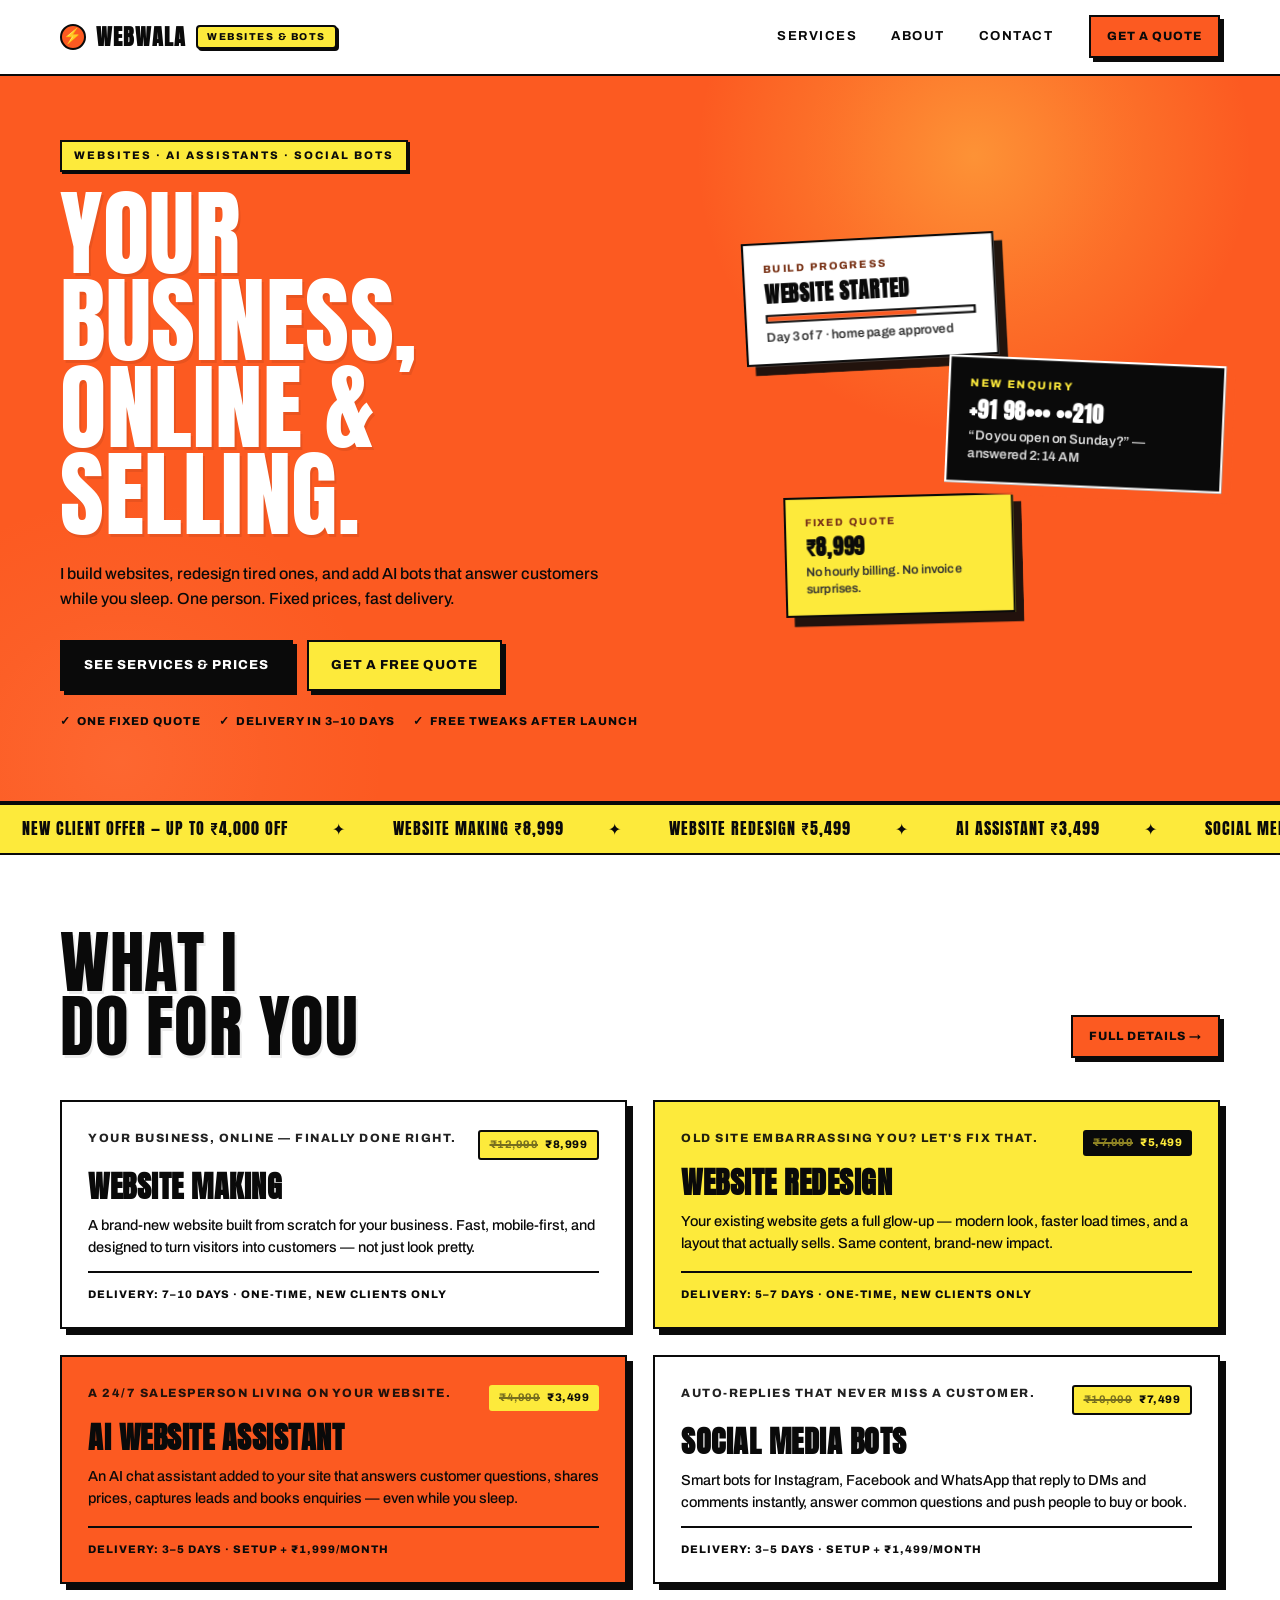
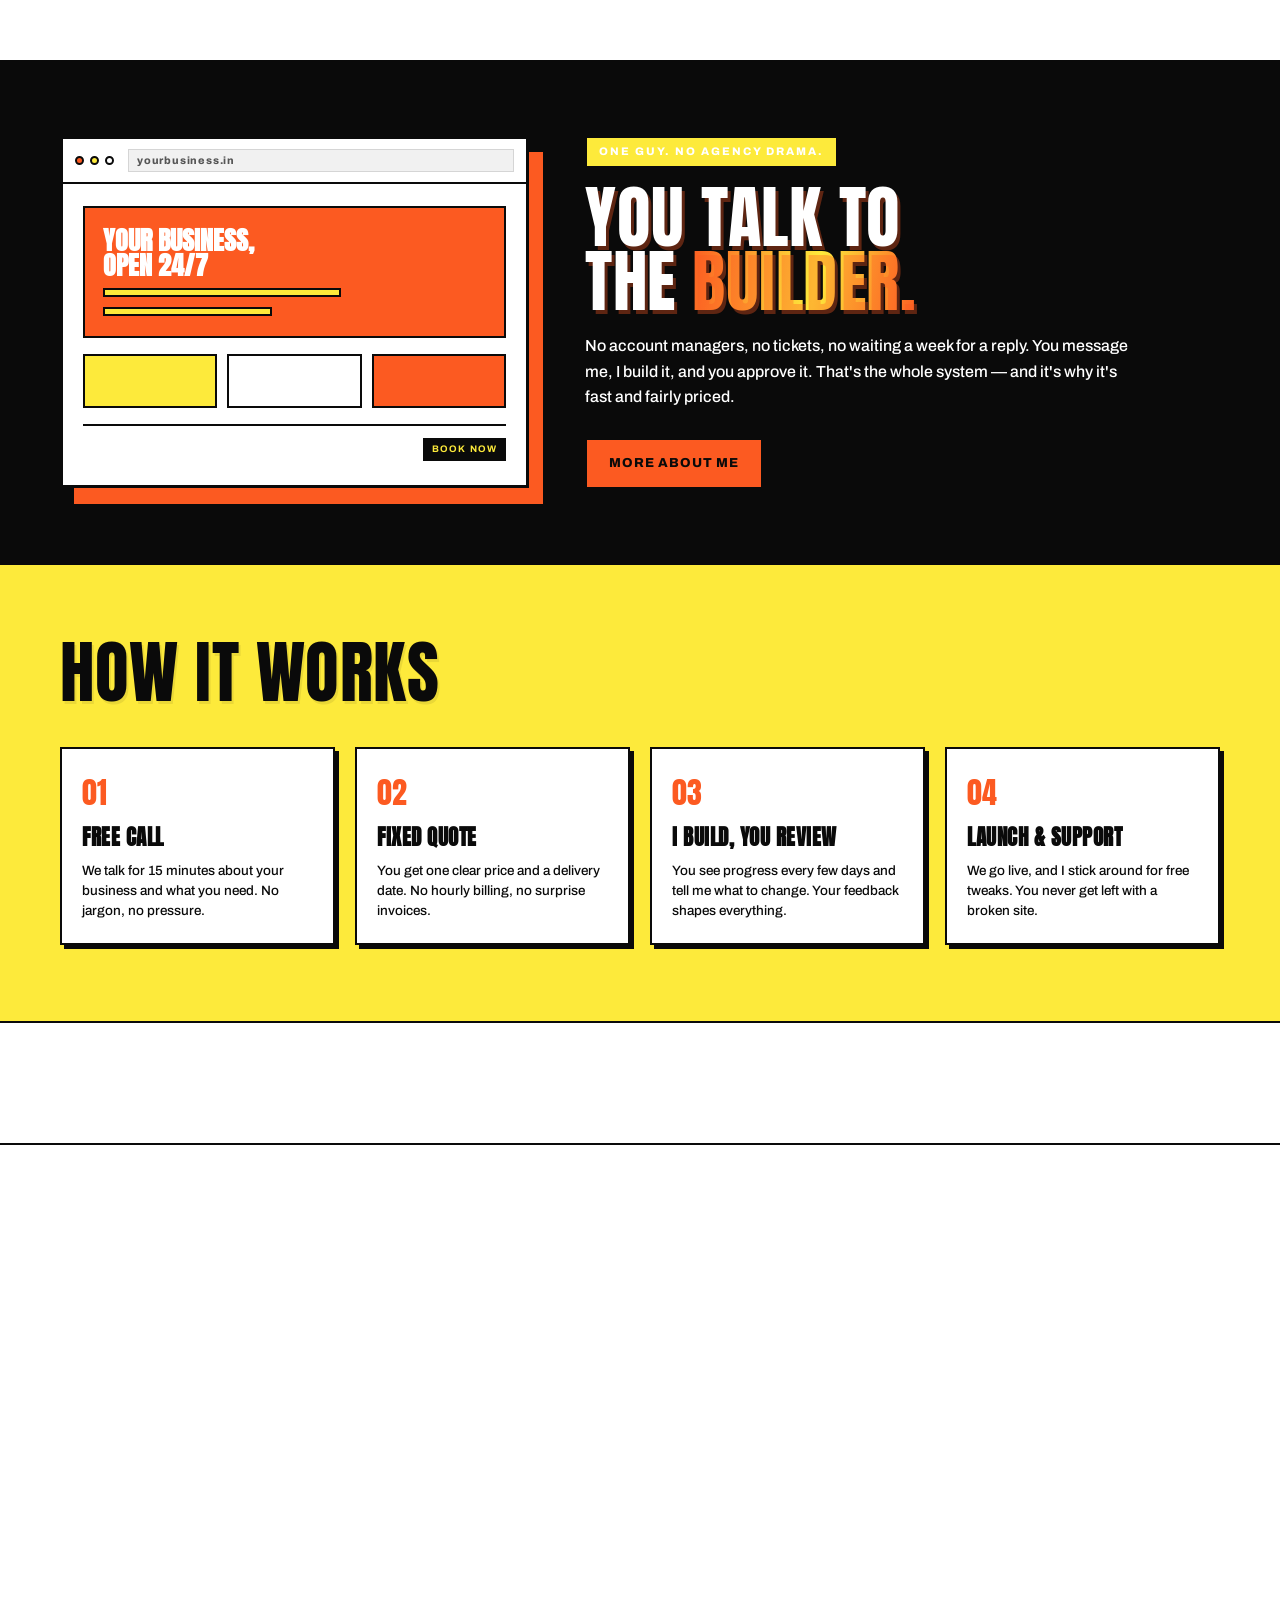
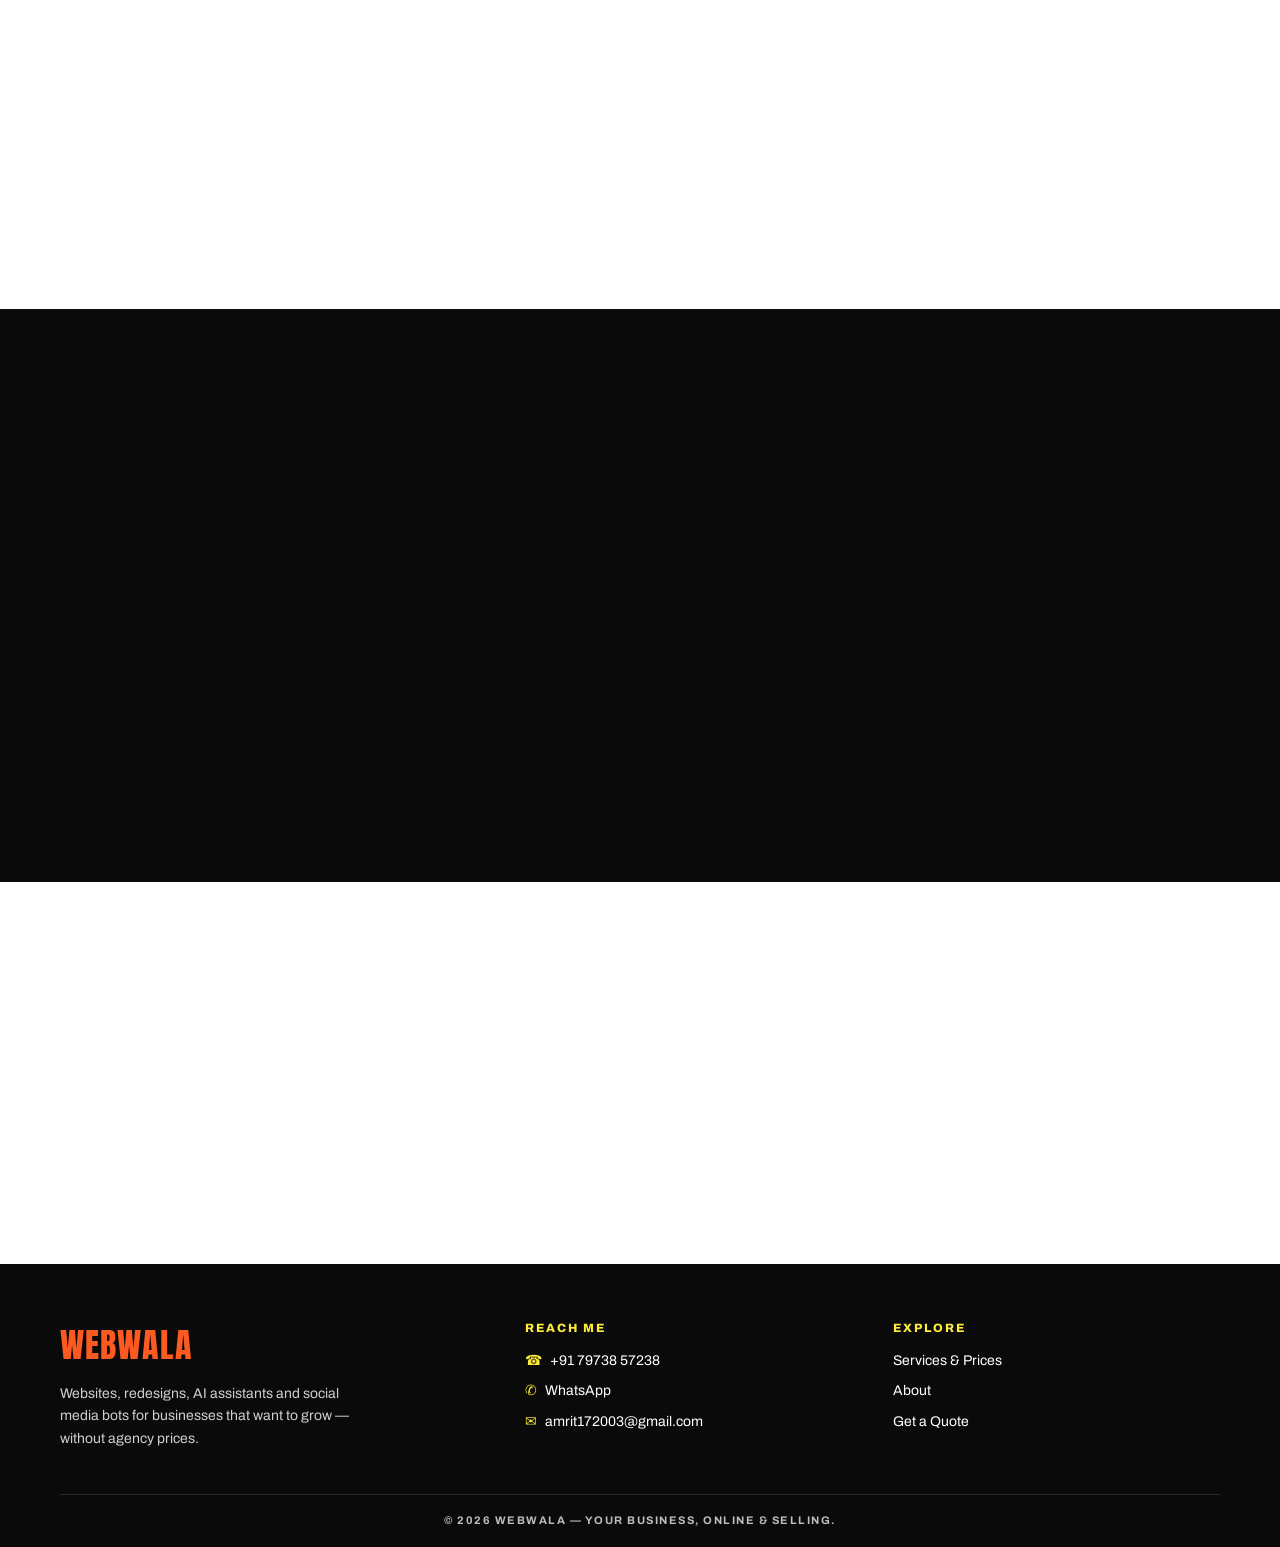
<file: index.html>
<!DOCTYPE html>
<html lang="en">
<head>
<meta charset="UTF-8">
<meta name="viewport" content="width=device-width, initial-scale=1.0">
<title>WEBWALA — Websites, AI Assistants &amp; Social Bots for Small Business</title>
<meta name="description" content="Freelance web developer building fast, mobile-first websites, redesigns, AI chat assistants and social media bots for small businesses. Fixed prices from ₹3,499, delivery in 3–10 days.">
<meta name="theme-color" content="#FC5A21">
<meta property="og:type" content="website">
<meta property="og:title" content="WEBWALA — Your Business, Online &amp; Selling">
<meta property="og:description" content="Websites from ₹8,999, redesigns from ₹5,499, AI assistants from ₹3,499. One developer, fixed prices, fast delivery.">
<meta property="og:image" content="assets/og.png">
<link rel="icon" href="assets/favicon.svg" type="image/svg+xml">
<link rel="stylesheet" href="styles.css">
<script type="application/ld+json">
{
  "@context": "https://schema.org",
  "@type": "ProfessionalService",
  "name": "WEBWALA",
  "description": "Freelance web developer building websites, redesigns, AI chat assistants and social media bots for small businesses.",
  "telephone": "+91-79738-57238",
  "email": "amrit172003@gmail.com",
  "priceRange": "₹3,499 - ₹8,999",
  "areaServed": "India"
}
</script>
</head>
<body>
<a class="skip" href="#main">Skip to content</a>

<header class="header">
  <div class="header-inner">
    <a href="index.html" class="logo" aria-label="WEBWALA home"><span class="dot" aria-hidden="true">⚡</span><span class="word">WEBWALA</span><span class="pill">Websites &amp; Bots</span></a>
    <nav class="nav" aria-label="Main">
      <a href="services.html">Services</a>
      <a href="about.html">About</a>
      <a href="contact.html">Contact</a>
    </nav>
    <a href="contact.html" class="btn btn-orange btn-sm header-cta">Get a Quote</a>
  </div>
</header>

<main id="main">

<section class="hero orange">
  <div class="wrap hero-grid">
    <div>
      <span class="eyebrow">Websites · AI Assistants · Social Bots</span>
      <h1 class="display">Your<br>Business,<br>Online &amp;<br>Selling.</h1>
      <p>I build websites, redesign tired ones, and add AI bots that answer customers while you sleep. One person. Fixed prices, fast delivery.</p>
      <div class="actions">
        <a href="services.html" class="btn btn-black">See Services &amp; Prices</a>
        <a href="contact.html" class="btn btn-yellow">Get a Free Quote</a>
      </div>
      <div class="hero-trust">
        <span><span class="tick">✓</span> One fixed quote</span>
        <span><span class="tick">✓</span> Delivery in 3–10 days</span>
        <span><span class="tick">✓</span> Free tweaks after launch</span>
      </div>
    </div>
    <div class="scene" aria-hidden="true">
      <div class="scene-inner">
        <div class="float-card fc-1" data-depth="1">
          <span class="fc-kicker">Build progress</span>
          <strong>Website started</strong>
          <div class="fc-meter"><i style="width:72%"></i></div>
          <small>Day 3 of 7 · home page approved</small>
        </div>
        <div class="float-card dark fc-2" data-depth="1.7">
          <span class="fc-kicker">New enquiry</span>
          <strong>+91 98••• ••210</strong>
          <small>“Do you open on Sunday?” — answered 2:14 AM</small>
        </div>
        <div class="float-card yellow fc-3" data-depth="0.7">
          <span class="fc-kicker">Fixed quote</span>
          <strong>₹8,999</strong>
          <small>No hourly billing. No invoice surprises.</small>
        </div>
      </div>
    </div>
  </div>
</section>

<div class="marquee" aria-hidden="true">
  <div class="marquee-track">
    <span>New client offer — up to ₹4,000 off</span><span class="star">✦</span>
    <span>Website making ₹8,999</span><span class="star">✦</span>
    <span>Website redesign ₹5,499</span><span class="star">✦</span>
    <span>AI assistant ₹3,499</span><span class="star">✦</span>
    <span>Social media bots</span><span class="star">✦</span>
    <span>New client offer — up to ₹4,000 off</span><span class="star">✦</span>
    <span>Website making ₹8,999</span><span class="star">✦</span>
    <span>Website redesign ₹5,499</span><span class="star">✦</span>
    <span>AI assistant ₹3,499</span><span class="star">✦</span>
    <span>Social media bots</span><span class="star">✦</span>
  </div>
</div>

<section class="section white">
  <div class="wrap">
    <div class="section-head reveal">
      <h2 class="display">What I<br>do for you</h2>
      <a href="services.html" class="btn btn-orange btn-sm">Full details →</a>
    </div>

    <div class="cards">
      <article class="card white reveal" data-tilt="6">
        <div class="card-top">
          <div class="kicker">Your business, online — finally done right.</div>
          <span class="price-tag"><s>₹12,999</s>₹8,999</span>
        </div>
        <h3>Website Making</h3>
        <p>A brand-new website built from scratch for your business. Fast, mobile-first, and designed to turn visitors into customers — not just look pretty.</p>
        <div class="meta">Delivery: 7–10 days · One-time, new clients only</div>
      </article>

      <article class="card yellow reveal" data-tilt="6">
        <div class="card-top">
          <div class="kicker">Old site embarrassing you? Let's fix that.</div>
          <span class="price-tag"><s>₹7,999</s>₹5,499</span>
        </div>
        <h3>Website Redesign</h3>
        <p>Your existing website gets a full glow-up — modern look, faster load times, and a layout that actually sells. Same content, brand-new impact.</p>
        <div class="meta">Delivery: 5–7 days · One-time, new clients only</div>
      </article>

      <article class="card orange reveal" data-tilt="6">
        <div class="card-top">
          <div class="kicker">A 24/7 salesperson living on your website.</div>
          <span class="price-tag"><s>₹4,999</s>₹3,499</span>
        </div>
        <h3>AI Website Assistant</h3>
        <p>An AI chat assistant added to your site that answers customer questions, shares prices, captures leads and books enquiries — even while you sleep.</p>
        <div class="meta">Delivery: 3–5 days · Setup + ₹1,999/month</div>
      </article>

      <article class="card white reveal" data-tilt="6">
        <div class="card-top">
          <div class="kicker">Auto-replies that never miss a customer.</div>
          <span class="price-tag"><s>₹10,000</s>₹7,499</span>
        </div>
        <h3>Social Media Bots</h3>
        <p>Smart bots for Instagram, Facebook and WhatsApp that reply to DMs and comments instantly, answer common questions and push people to buy or book.</p>
        <div class="meta">Delivery: 3–5 days · Setup + ₹1,499/month</div>
      </article>
    </div>
  </div>
</section>

<section class="section black">
  <div class="wrap split">
    <div class="browser-mock" data-tilt="8" role="img" aria-label="Stylised preview of a website built by WEBWALA">
      <div class="bm-bar"><span></span><span></span><span></span><em>yourbusiness.in</em></div>
      <div class="bm-body">
        <div class="bm-hero">
          <b>Your business,<br>open 24/7</b>
          <i></i>
          <i></i>
        </div>
        <div class="bm-cols"><span></span><span></span><span></span></div>
        <div class="bm-strip"><span>Menu · Prices · Location</span><b>Book now</b></div>
      </div>
    </div>
    <div class="reveal">
      <span class="eyebrow">One guy. No agency drama.</span>
      <h2 class="display" style="margin:18px 0 20px">You talk to<br>the <span class="accent">builder.</span></h2>
      <p class="lead">No account managers, no tickets, no waiting a week for a reply. You message me, I build it, and you approve it. That's the whole system — and it's why it's fast and fairly priced.</p>
      <div class="actions" style="margin-top:28px">
        <a href="about.html" class="btn btn-orange">More About Me</a>
      </div>
    </div>
  </div>
</section>

<section class="section yellow">
  <div class="wrap">
    <h2 class="display reveal" style="margin-bottom:42px">How it works</h2>
    <div class="steps">
      <div class="step reveal"><div class="num">01</div><h4>Free Call</h4><p>We talk for 15 minutes about your business and what you need. No jargon, no pressure.</p></div>
      <div class="step reveal"><div class="num">02</div><h4>Fixed Quote</h4><p>You get one clear price and a delivery date. No hourly billing, no surprise invoices.</p></div>
      <div class="step reveal"><div class="num">03</div><h4>I Build, You Review</h4><p>You see progress every few days and tell me what to change. Your feedback shapes everything.</p></div>
      <div class="step reveal"><div class="num">04</div><h4>Launch &amp; Support</h4><p>We go live, and I stick around for free tweaks. You never get left with a broken site.</p></div>
    </div>
  </div>
</section>

<div class="stats">
  <div class="stat"><div class="big">40+</div><div class="lbl">Projects delivered</div></div>
  <div class="stat"><div class="big">7 Days</div><div class="lbl">Average delivery</div></div>
  <div class="stat"><div class="big">24/7</div><div class="lbl">AI assistants working</div></div>
  <div class="stat"><div class="big">100%</div><div class="lbl">Fixed-price quotes</div></div>
</div>

<!-- Typical builds: these describe the three kinds of project that come up most.
     Swap the examples for real client work as soon as you have it. -->
<section class="section white" id="work">
  <div class="wrap">
    <div class="section-head reveal">
      <div>
        <span class="eyebrow">Three typical builds</span>
        <h2 class="display" style="margin-top:18px">What this<br>looks like</h2>
      </div>
      <p style="max-width:330px;font-size:14.5px;font-weight:500;line-height:1.6">Most clients want one of these three. Same process, same fixed price — only the content changes.</p>
    </div>

    <div class="work-grid">
      <article class="work reveal" data-tilt="5">
        <div class="thumb"><b>Shop</b></div>
        <div class="body">
          <h3>The local shop site</h3>
          <p>A five-page site for a retail or service business: what you sell, price list, photos, location and a WhatsApp button on every screen.</p>
          <div class="tags"><span>5 pages</span><span>WhatsApp CTA</span><span>Google Maps</span></div>
          <div class="foot"><span>From ₹8,999</span><span>7–10 days</span></div>
        </div>
      </article>

      <article class="work reveal" data-tilt="5">
        <div class="thumb"><b>Glow-up</b></div>
        <div class="body">
          <h3>The redesign</h3>
          <p>You already have a site — it just looks old and loads slowly. Same words and photos, new layout, faster, and a clear "book now" path.</p>
          <div class="tags"><span>Speed fixes</span><span>Mobile</span><span>Keep your domain</span></div>
          <div class="foot"><span>From ₹5,499</span><span>5–7 days</span></div>
        </div>
      </article>

      <article class="work reveal" data-tilt="5">
        <div class="thumb"><b>24/7</b></div>
        <div class="body">
          <h3>The bot that answers</h3>
          <p>An assistant trained on your prices and FAQs, plugged into your site and DMs, collecting name and phone number while you're closed.</p>
          <div class="tags"><span>AI chat</span><span>Lead capture</span><span>English + Hindi</span></div>
          <div class="foot"><span>From ₹3,499</span><span>3–5 days</span></div>
        </div>
      </article>
    </div>
  </div>
</section>

<section class="section black">
  <div class="wrap included-grid">
    <div class="reveal">
      <span class="eyebrow">No hidden extras</span>
      <h2 class="display" style="margin:18px 0 18px">Every project<br>comes with <span class="accent">this.</span></h2>
      <p class="lead" style="color:#dcdcdc">These aren't upsells or add-ons. They're included in the price, on every single job.</p>
    </div>
    <ul class="perks">
      <li><span class="tick" aria-hidden="true">✓</span><div><strong>One fixed quote</strong><p>The number we agree before work starts is the number you pay. No hourly billing, no surprises at the end.</p></div></li>
      <li><span class="tick" aria-hidden="true">✓</span><div><strong>You own everything</strong><p>Your domain, your hosting, your files, your content. Nothing is held hostage if we stop working together.</p></div></li>
      <li><span class="tick" aria-hidden="true">✓</span><div><strong>Free tweaks after launch</strong><p>One month on a new website, two weeks on a redesign. Small text and photo changes, no charge.</p></div></li>
      <li><span class="tick" aria-hidden="true">✓</span><div><strong>Built to load fast</strong><p>Mobile-first, lightweight pages that open in under two seconds on an average Indian phone connection.</p></div></li>
    </ul>
  </div>
</section>

<section class="cta orange">
  <div class="wrap reveal">
    <h2 class="display">Ready to grow?</h2>
    <p>Tell me what your business needs — a site, a redesign, or a bot — and get a fixed quote within a day.</p>
    <div class="actions">
      <a href="contact.html" class="btn btn-black">Get a Free Quote</a>
      <a href="tel:+917973857238" class="btn btn-yellow">Call Now</a>
      <a href="https://wa.me/917973857238?text=Hi%20Webwala%2C%20I%27d%20like%20a%20quote%20for%20my%20business." target="_blank" rel="noopener" class="btn btn-yellow">WhatsApp</a>
    </div>
  </div>
</section>

</main>

<footer class="footer">
  <div class="wrap">
    <div class="footer-grid">
      <div>
        <div class="word">WEBWALA</div>
        <p class="tag">Websites, redesigns, AI assistants and social media bots for businesses that want to grow — without agency prices.</p>
      </div>
      <div>
        <h5>Reach Me</h5>
        <div class="reach">
          <a href="tel:+917973857238"><span class="ic" aria-hidden="true">☎</span>+91 79738 57238</a>
          <a href="https://wa.me/917973857238" target="_blank" rel="noopener"><span class="ic" aria-hidden="true">✆</span>WhatsApp</a>
          <a href="https://mail.google.com/mail/?view=cm&amp;fs=1&amp;to=amrit172003@gmail.com&amp;su=Website%20enquiry&amp;body=Hi%20Amrit%2C%0A%0AI%27d%20like%20a%20quote%20for%20my%20business.%0A%0ABusiness%20name%3A%0AService%20needed%3A%0ADeadline%3A" target="_blank" rel="noopener"><span class="ic" aria-hidden="true">✉</span>amrit172003@gmail.com</a>
        </div>
      </div>
      <div>
        <h5>Explore</h5>
        <ul>
          <li><a href="services.html">Services &amp; Prices</a></li>
          <li><a href="about.html">About</a></li>
          <li><a href="contact.html">Get a Quote</a></li>
        </ul>
      </div>
    </div>
    <div class="footer-bottom">© 2026 WEBWALA — Your Business, Online &amp; Selling.</div>
  </div>
</footer>

<nav class="mobile-bar" aria-label="Quick contact">
  <a href="tel:+917973857238"><span aria-hidden="true">☎</span>Call</a>
  <a class="mb-wa" href="https://wa.me/917973857238?text=Hi%20Webwala%2C%20I%27d%20like%20a%20quote%20for%20my%20business." target="_blank" rel="noopener"><span aria-hidden="true">✆</span>WhatsApp</a>
  <a class="mb-quote" href="contact.html">Free Quote</a>
</nav>

<script src="script.js" defer></script>
</body>
</html>
</file>
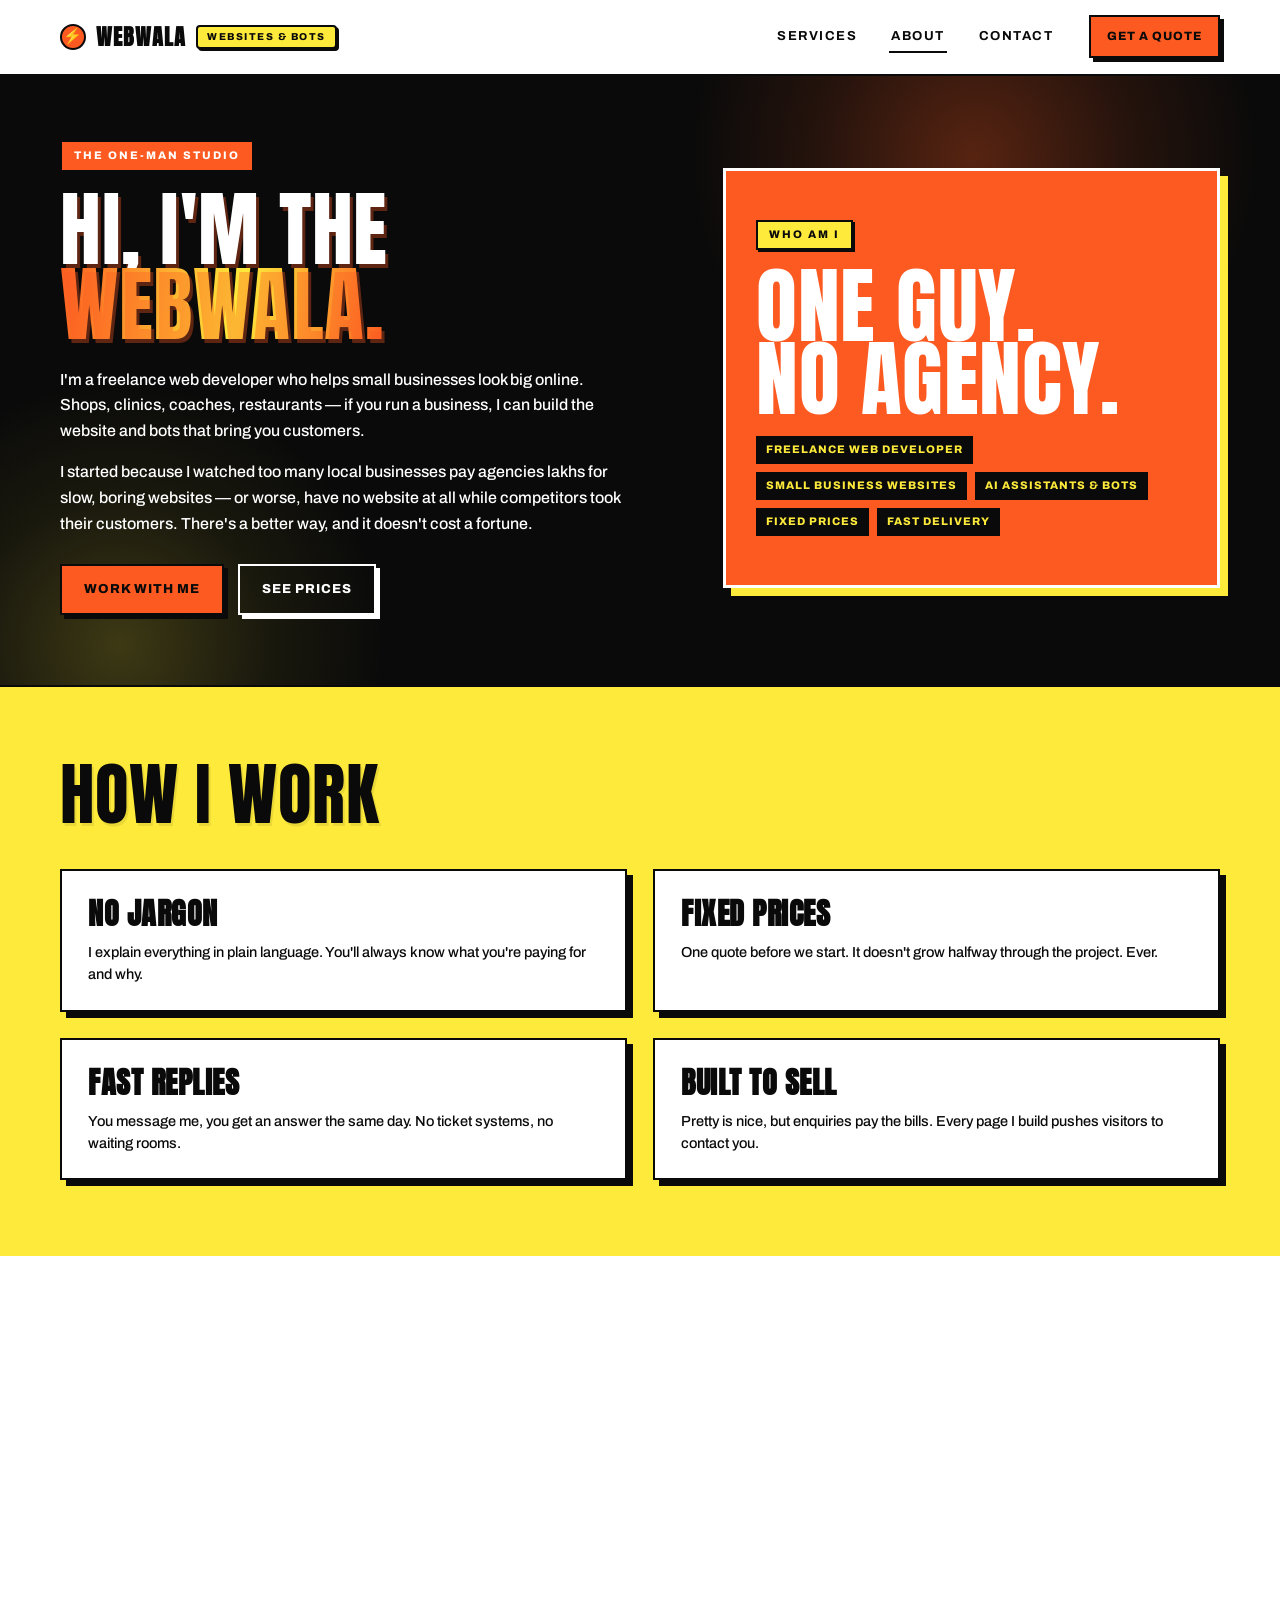
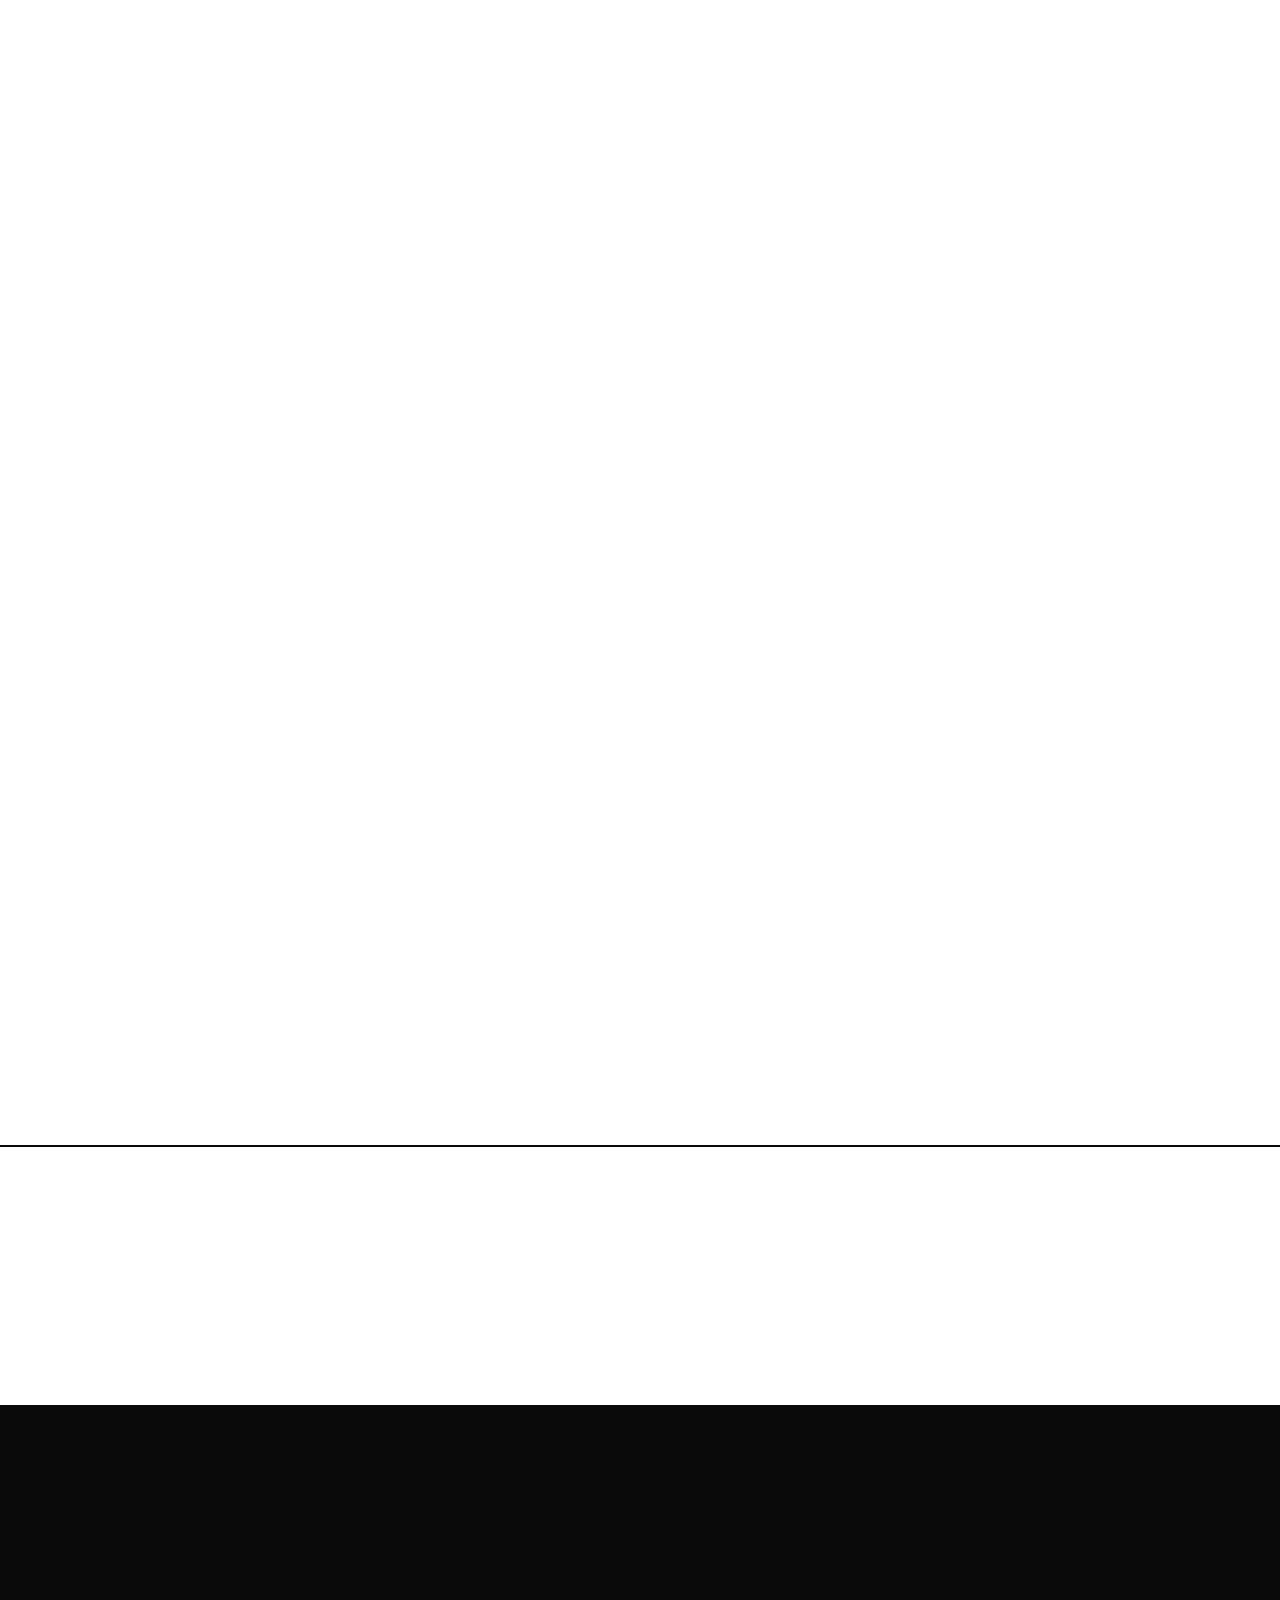
<file: about.html>
<!DOCTYPE html>
<html lang="en">
<head>
<meta charset="UTF-8">
<meta name="viewport" content="width=device-width, initial-scale=1.0">
<title>About — WEBWALA</title>
<meta name="description" content="WEBWALA is a one-man freelance web studio in India building websites, redesigns, AI assistants and social bots for small businesses at fixed prices.">
<meta name="theme-color" content="#FC5A21">
<meta property="og:type" content="profile">
<meta property="og:title" content="About — WEBWALA">
<meta property="og:description" content="One freelance developer, no agency, fixed prices. Websites and bots for small businesses.">
<meta property="og:image" content="assets/og.png">
<link rel="icon" href="assets/favicon.svg" type="image/svg+xml">
<link rel="stylesheet" href="styles.css">
</head>
<body>
<a class="skip" href="#main">Skip to content</a>

<header class="header">
  <div class="header-inner">
    <a href="index.html" class="logo" aria-label="WEBWALA home"><span class="dot" aria-hidden="true">⚡</span><span class="word">WEBWALA</span><span class="pill">Websites &amp; Bots</span></a>
    <nav class="nav" aria-label="Main">
      <a href="services.html">Services</a>
      <a href="about.html" class="active">About</a>
      <a href="contact.html">Contact</a>
    </nav>
    <a href="contact.html" class="btn btn-orange btn-sm header-cta">Get a Quote</a>
  </div>
</header>

<main id="main">

<section class="hero black" style="padding:64px 0 70px">
  <div class="wrap hero-grid">
    <div>
      <span class="eyebrow" style="background:var(--orange)">The One-Man Studio</span>
      <h1 class="display" style="font-size:clamp(46px,6.4vw,92px);margin:20px 0 24px">Hi, I'm the<br><span class="accent">Webwala.</span></h1>
      <p>I'm a freelance web developer who helps small businesses look big online. Shops, clinics, coaches, restaurants — if you run a business, I can build the website and bots that bring you customers.</p>
      <p style="margin-top:16px">I started because I watched too many local businesses pay agencies lakhs for slow, boring websites — or worse, have no website at all while competitors took their customers. There's a better way, and it doesn't cost a fortune.</p>
      <div class="actions">
        <a href="contact.html" class="btn btn-orange">Work With Me</a>
        <a href="services.html" class="btn btn-outline">See Prices</a>
      </div>
    </div>
    <div class="hero-media">
      <div class="whoami" data-tilt="6">
        <span class="whoami-lbl">Who Am I</span>
        <div class="display big">One guy.<br>No agency.</div>
        <ul class="whoami-list">
          <li>Freelance web developer</li>
          <li>Small business websites</li>
          <li>AI assistants &amp; bots</li>
          <li>Fixed prices</li>
          <li>Fast delivery</li>
        </ul>
      </div>
    </div>
  </div>
</section>

<section class="section yellow">
  <div class="wrap">
    <h2 class="display reveal" style="margin-bottom:42px">How I work</h2>
    <div class="cards">
      <article class="card white reveal"><h3>No Jargon</h3><p>I explain everything in plain language. You'll always know what you're paying for and why.</p></article>
      <article class="card white reveal"><h3>Fixed Prices</h3><p>One quote before we start. It doesn't grow halfway through the project. Ever.</p></article>
      <article class="card white reveal"><h3>Fast Replies</h3><p>You message me, you get an answer the same day. No ticket systems, no waiting rooms.</p></article>
      <article class="card white reveal"><h3>Built to Sell</h3><p>Pretty is nice, but enquiries pay the bills. Every page I build pushes visitors to contact you.</p></article>
    </div>
  </div>
</section>

<section class="section white">
  <div class="wrap split">
    <div class="browser-mock" data-tilt="8" role="img" aria-label="Stylised preview of a website built by WEBWALA">
      <div class="bm-bar"><span></span><span></span><span></span><em>yourbusiness.in</em></div>
      <div class="bm-body">
        <div class="bm-hero">
          <b>Fast pages.<br>Real enquiries.</b>
          <i></i>
          <i></i>
        </div>
        <div class="bm-cols"><span></span><span></span><span></span></div>
        <div class="bm-strip"><span>Built with plain HTML + CSS</span><b>1s load</b></div>
      </div>
    </div>
    <div class="reveal">
      <span class="eyebrow">What I actually build</span>
      <h2 class="display" style="margin:18px 0 20px">Plain websites.<br><span class="accent">Real customers.</span></h2>
      <p class="lead" style="margin-bottom:22px">No bloated platforms, no monthly "website builder" subscription you can't cancel. Straight HTML, CSS and a little JavaScript — the same approach as this page you're reading, which loads in about a second.</p>
      <ul class="checklist">
        <li>Small business websites, 3–6 pages</li>
        <li>Redesigns and speed fixes on existing sites</li>
        <li>WhatsApp enquiry flows and click-to-call</li>
        <li>AI chat assistants trained on your business</li>
        <li>Instagram / Facebook / WhatsApp auto-replies</li>
        <li>Google-friendly basics: titles, speed, mobile, maps</li>
      </ul>
      <div class="actions" style="margin-top:26px">
        <a href="services.html" class="btn btn-orange">Services &amp; Prices</a>
      </div>
    </div>
  </div>
</section>

<div class="stats">
  <div class="stat"><div class="big">40+</div><div class="lbl">Projects delivered</div></div>
  <div class="stat"><div class="big">1</div><div class="lbl">Person you talk to</div></div>
  <div class="stat"><div class="big">24h</div><div class="lbl">Quote turnaround</div></div>
  <div class="stat"><div class="big">0</div><div class="lbl">Hidden charges</div></div>
</div>

<section class="section black">
  <div class="wrap included-grid">
    <div class="reveal">
      <span class="eyebrow">The honest bit</span>
      <h2 class="display" style="margin:18px 0 18px">When I'm<br><span class="accent">not the right fit.</span></h2>
      <p class="lead" style="color:#dcdcdc">I'd rather tell you now than take your money and disappoint you. If your project is one of these, I'll say so on the first call.</p>
    </div>
    <ul class="perks">
      <li><span class="tick" aria-hidden="true">✕</span><div><strong>Big custom web apps</strong><p>Logins, dashboards, payments, multi-user systems — that's a team job, not a one-person fixed-price job.</p></div></li>
      <li><span class="tick" aria-hidden="true">✕</span><div><strong>Apps for iPhone &amp; Android</strong><p>A mobile-friendly website covers most small businesses for a fraction of the cost. If you truly need an app, I'll point you to someone who builds them.</p></div></li>
      <li><span class="tick" aria-hidden="true">✕</span><div><strong>"Make me rank #1 on Google"</strong><p>Nobody can promise that. I do the honest basics — fast pages, proper titles, maps, reviews — and I won't sell you a guarantee I can't keep.</p></div></li>
    </ul>
  </div>
</section>

<section class="cta orange">
  <div class="wrap reveal">
    <h2 class="display">Let's build yours</h2>
    <p>Tell me about your business and get a fixed quote within 24 hours.</p>
    <div class="actions">
      <a href="services.html" class="btn btn-black">See Services</a>
      <a href="contact.html" class="btn btn-yellow">Get a Free Quote</a>
    </div>
  </div>
</section>

</main>

<footer class="footer">
  <div class="wrap">
    <div class="footer-grid">
      <div>
        <div class="word">WEBWALA</div>
        <p class="tag">Websites, redesigns, AI assistants and social media bots for businesses that want to grow — without agency prices.</p>
      </div>
      <div>
        <h5>Reach Me</h5>
        <div class="reach">
          <a href="tel:+917973857238"><span class="ic" aria-hidden="true">☎</span>+91 79738 57238</a>
          <a href="https://wa.me/917973857238" target="_blank" rel="noopener"><span class="ic" aria-hidden="true">✆</span>WhatsApp</a>
          <a href="https://mail.google.com/mail/?view=cm&amp;fs=1&amp;to=amrit172003@gmail.com&amp;su=Website%20enquiry&amp;body=Hi%20Amrit%2C%0A%0AI%27d%20like%20a%20quote%20for%20my%20business.%0A%0ABusiness%20name%3A%0AService%20needed%3A%0ADeadline%3A" target="_blank" rel="noopener"><span class="ic" aria-hidden="true">✉</span>amrit172003@gmail.com</a>
        </div>
      </div>
      <div>
        <h5>Explore</h5>
        <ul>
          <li><a href="services.html">Services &amp; Prices</a></li>
          <li><a href="about.html">About</a></li>
          <li><a href="contact.html">Get a Quote</a></li>
        </ul>
      </div>
    </div>
    <div class="footer-bottom">© 2026 WEBWALA — Your Business, Online &amp; Selling.</div>
  </div>
</footer>

<nav class="mobile-bar" aria-label="Quick contact">
  <a href="tel:+917973857238"><span aria-hidden="true">☎</span>Call</a>
  <a class="mb-wa" href="https://wa.me/917973857238?text=Hi%20Webwala%2C%20I%27d%20like%20a%20quote%20for%20my%20business." target="_blank" rel="noopener"><span aria-hidden="true">✆</span>WhatsApp</a>
  <a class="mb-quote" href="contact.html">Free Quote</a>
</nav>

<script src="script.js" defer></script>
</body>
</html>
</file>
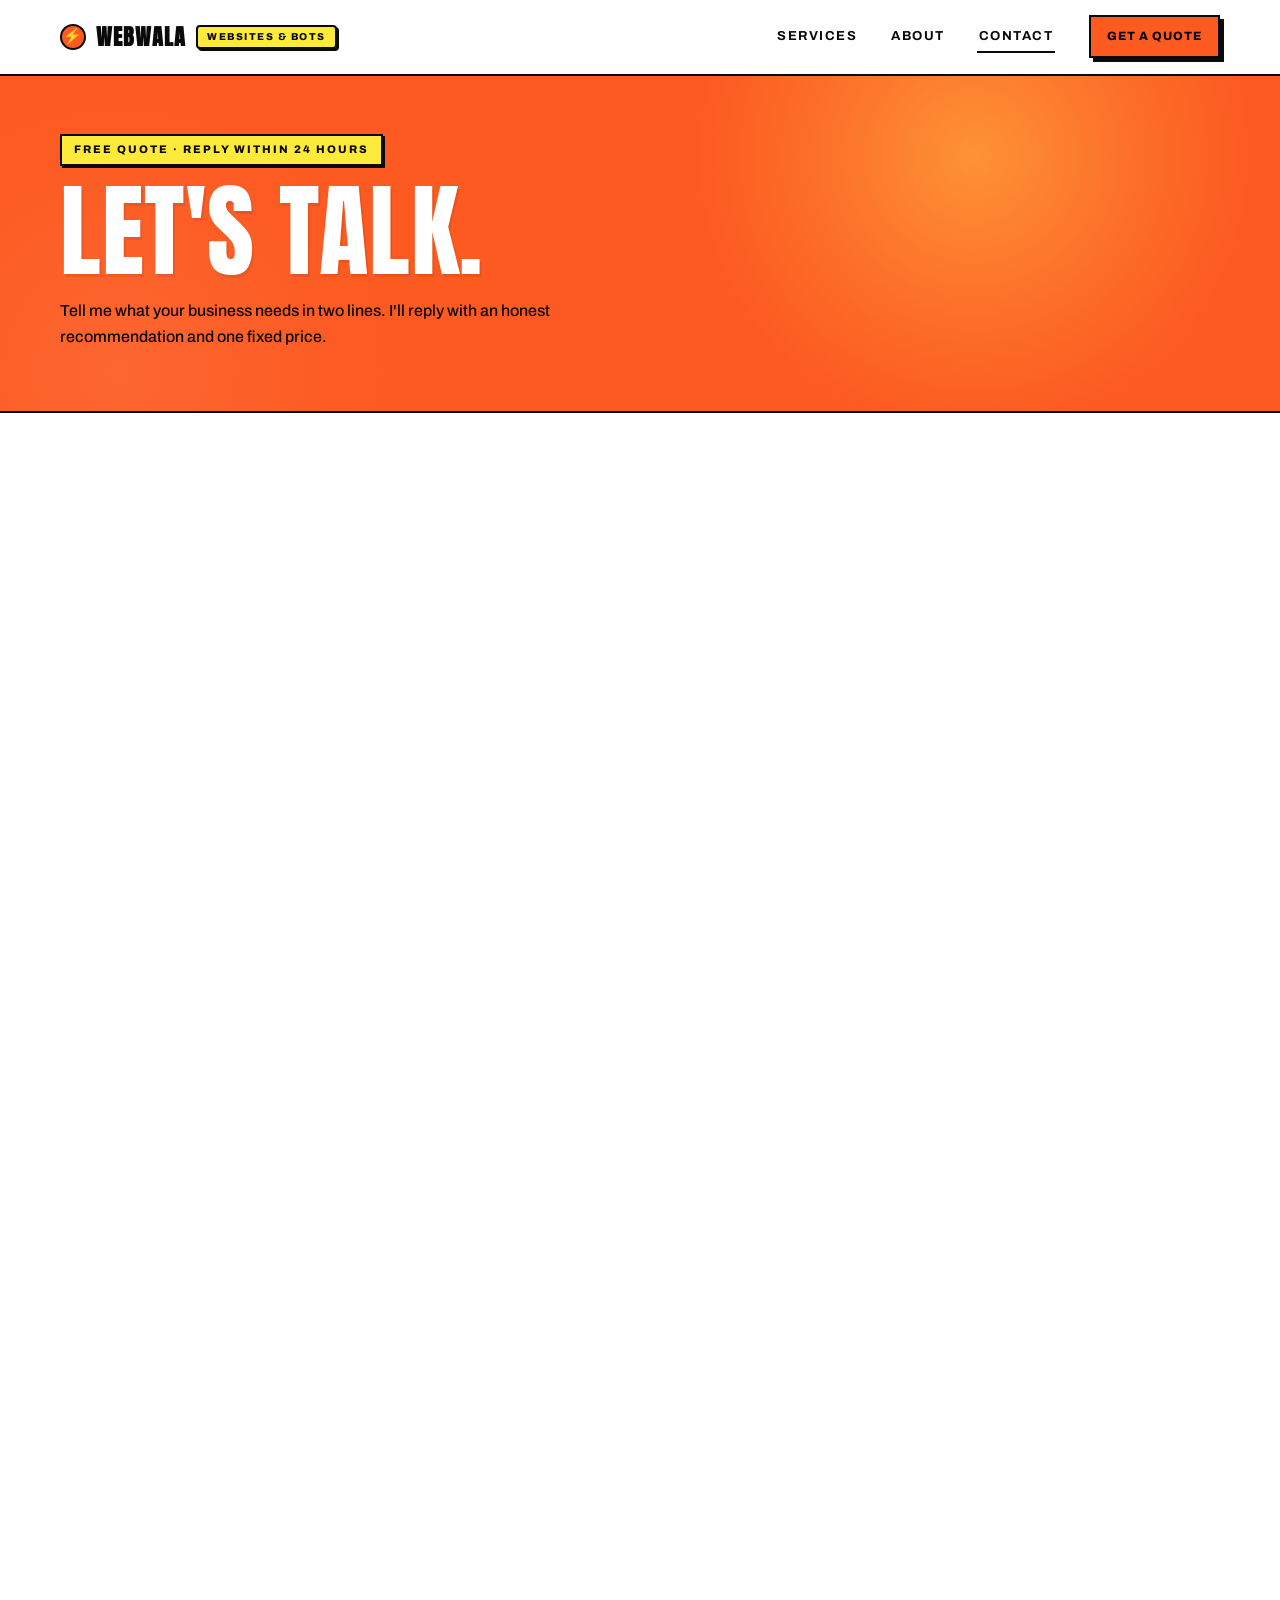
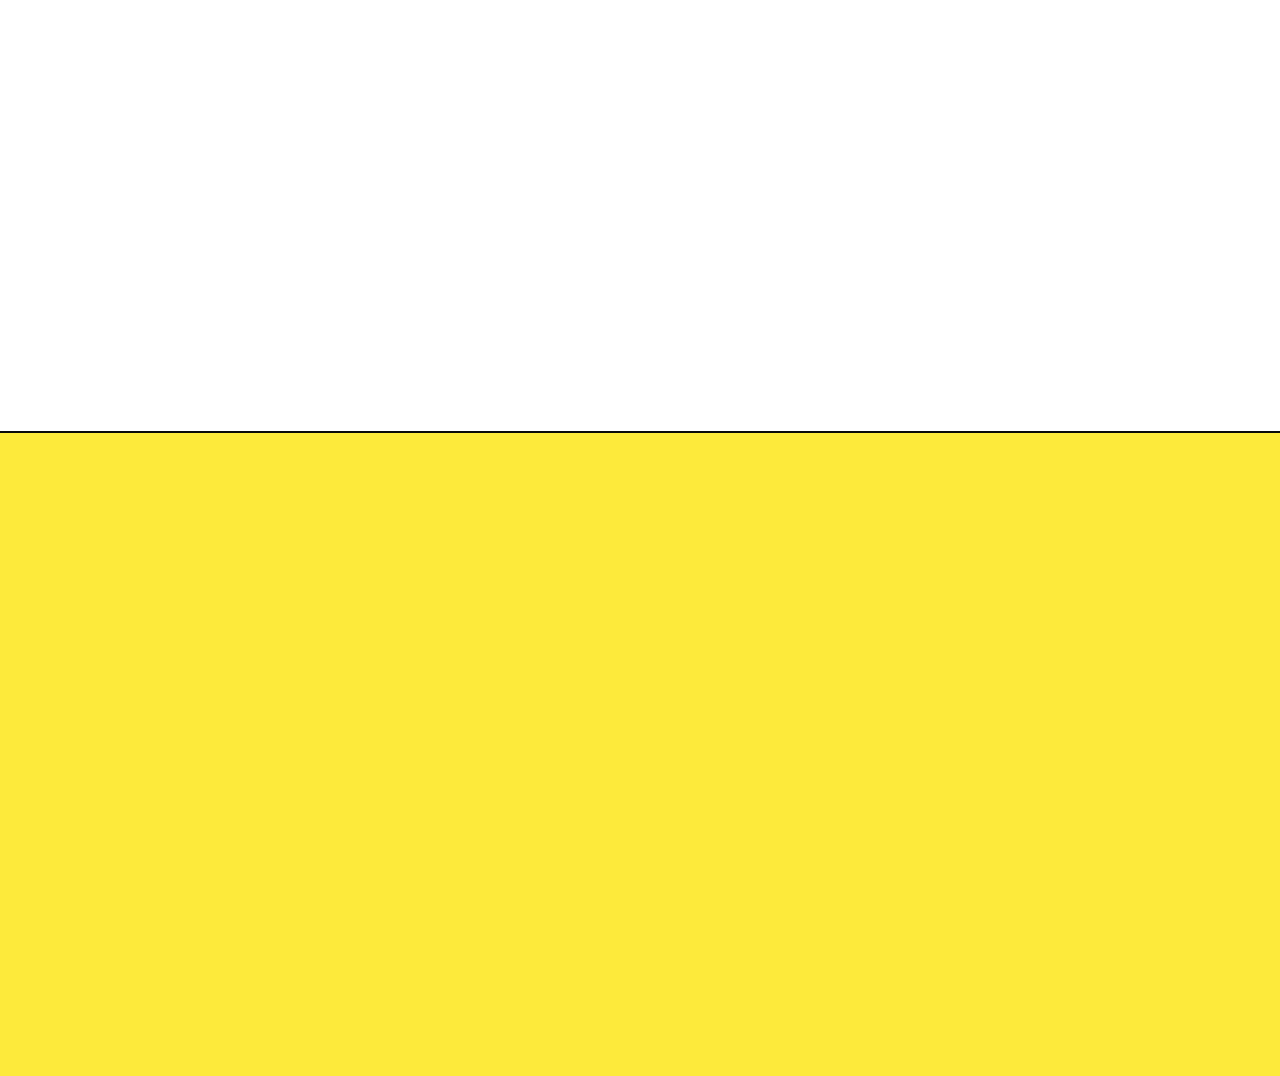
<file: contact.html>
<!DOCTYPE html>
<html lang="en">
<head>
<meta charset="UTF-8">
<meta name="viewport" content="width=device-width, initial-scale=1.0">
<title>Contact — WEBWALA</title>
<meta name="description" content="Get a free website quote within 24 hours. Call or WhatsApp +91 79738 57238, email amrit172003@gmail.com, or build your enquiry message on this page.">
<meta name="theme-color" content="#FC5A21">
<meta property="og:type" content="website">
<meta property="og:title" content="Contact — WEBWALA">
<meta property="og:description" content="Free quote, reply within 24 hours. Call, WhatsApp or email.">
<meta property="og:image" content="assets/og.png">
<link rel="icon" href="assets/favicon.svg" type="image/svg+xml">
<link rel="stylesheet" href="styles.css">
</head>
<body>
<a class="skip" href="#main">Skip to content</a>

<header class="header">
  <div class="header-inner">
    <a href="index.html" class="logo" aria-label="WEBWALA home"><span class="dot" aria-hidden="true">⚡</span><span class="word">WEBWALA</span><span class="pill">Websites &amp; Bots</span></a>
    <nav class="nav" aria-label="Main">
      <a href="services.html">Services</a>
      <a href="about.html">About</a>
      <a href="contact.html" class="active">Contact</a>
    </nav>
    <a href="contact.html" class="btn btn-orange btn-sm header-cta">Get a Quote</a>
  </div>
</header>

<main id="main">

<section class="hero orange" style="padding:58px 0 62px">
  <div class="wrap">
    <span class="eyebrow">Free Quote · Reply Within 24 Hours</span>
    <h1 class="display" style="font-size:clamp(56px,8vw,108px);margin:18px 0 20px">Let's Talk.</h1>
    <p style="max-width:600px">Tell me what your business needs in two lines. I'll reply with an honest recommendation and one fixed price.</p>
  </div>
</section>

<section class="section white">
  <div class="wrap">
    <div class="contact-cards">
      <a class="contact-card yellow reveal" data-tilt="5" href="tel:+917973857238">
        <div class="ic" aria-hidden="true">☎</div>
        <h4>Call Me</h4>
        <div class="val">+91 79738 57238</div>
        <p>Fastest way — we sort everything in one call.</p>
      </a>
      <a class="contact-card orange reveal" data-tilt="5" href="https://wa.me/917973857238?text=Hi%20Webwala%2C%20I%27d%20like%20a%20quote%20for%20my%20business." target="_blank" rel="noopener">
        <div class="ic" aria-hidden="true">✆</div>
        <h4>WhatsApp</h4>
        <div class="val">Message Anytime →</div>
        <p>Send your business name and what you need — that's enough to start.</p>
      </a>
      <a class="contact-card white reveal" data-tilt="5" href="https://mail.google.com/mail/?view=cm&amp;fs=1&amp;to=amrit172003@gmail.com&amp;su=Website%20enquiry&amp;body=Hi%20Amrit%2C%0A%0AI%27d%20like%20a%20quote%20for%20my%20business.%0A%0ABusiness%20name%3A%0AService%20needed%3A%0ADeadline%3A" target="_blank" rel="noopener">
        <div class="ic" aria-hidden="true">✉</div>
        <h4>Email</h4>
        <div class="val">amrit172003@gmail.com</div>
        <p>Opens a ready-made Gmail draft — just add your details and hit send.</p>
      </a>
    </div>
  </div>
</section>

<section class="section yellow" style="border-top:var(--border)">
  <div class="wrap builder-wrap">
    <div class="reveal">
      <span class="eyebrow">30-second version</span>
      <h2 class="display" style="font-size:clamp(38px,5vw,62px);margin:16px 0 22px">Build your<br>message</h2>
      <p style="font-size:15px;font-weight:500;line-height:1.6;max-width:420px">Fill in what you know, hit a button, and the full message lands in WhatsApp or Gmail already written. Nothing is stored on this website.</p>
      <ol class="tell-list" style="margin-top:26px">
        <li>Your business name and what you do</li>
        <li>Which service you're interested in (or "not sure")</li>
        <li>Your current website link, if you have one</li>
        <li>When you'd like it done by</li>
      </ol>
    </div>

    <form class="builder reveal" id="quote-builder" novalidate>
      <div>
        <label for="qb-business">Business name</label>
        <input id="qb-business" name="business" type="text" placeholder="e.g. Sharma Dental Clinic" autocomplete="organization">
      </div>
      <div class="row">
        <div>
          <label for="qb-service">What do you need?</label>
          <select id="qb-service" name="service">
            <option value="Not sure yet — need advice">Not sure yet</option>
            <option>Website making</option>
            <option>Website redesign</option>
            <option>AI website assistant</option>
            <option>Social media bots</option>
            <option>Website + AI assistant</option>
          </select>
        </div>
        <div>
          <label for="qb-deadline">Deadline</label>
          <input id="qb-deadline" name="deadline" type="text" placeholder="e.g. next month / flexible">
        </div>
      </div>
      <div>
        <label for="qb-site">Existing website (optional)</label>
        <input id="qb-site" name="site" type="text" placeholder="yourbusiness.com" autocomplete="url">
      </div>

      <div class="actions">
        <button type="submit" class="btn btn-orange" data-send="wa">Send on WhatsApp</button>
        <button type="submit" class="btn btn-black" data-send="email">Send by Email</button>
      </div>
      <p class="hint"><span class="ic" aria-hidden="true">ⓘ</span><span>Opens WhatsApp or Gmail with your message ready to send. You can still edit it there before hitting send.</span></p>
    </form>
  </div>
</section>

<section class="section white">
  <div class="wrap tell-grid">
    <div class="reveal">
      <h2 class="display" style="font-size:clamp(38px,5vw,62px);margin-bottom:28px">What happens<br>next</h2>
      <ol class="tell-list">
        <li>I read your message and ask anything missing</li>
        <li>You get a plan and one fixed price, within a day</li>
        <li>Half to start, half at launch — no other charges</li>
        <li>You review as it's built, then we go live</li>
      </ol>
    </div>
    <div class="reveal">
      <h2 class="display" style="font-size:clamp(38px,5vw,62px);margin-bottom:28px">Offer prices</h2>
      <div class="offer-row"><div><div class="t">Website Making</div><div class="d">7–10 days</div></div><div class="price"><span class="was">₹12,999</span>₹8,999</div></div>
      <div class="offer-row"><div><div class="t">Website Redesign</div><div class="d">5–7 days</div></div><div class="price"><span class="was">₹7,999</span>₹5,499</div></div>
      <div class="offer-row"><div><div class="t">AI Website Assistant</div><div class="d">3–5 days</div></div><div class="price"><span class="was">₹4,999</span>₹3,499</div></div>
      <div class="offer-row"><div><div class="t">Social Media Bots</div><div class="d">3–5 days</div></div><div class="price"><span class="was">₹10,000</span>₹7,499</div></div>
      <div class="offer-note"><span aria-hidden="true">ⓘ</span><span>Offer prices are for new clients only — final price fixed before work begins. AI and bot services also carry a monthly fee (₹1,999 and ₹1,499).</span></div>
    </div>
  </div>
</section>

<section class="cta black">
  <div class="wrap reveal">
    <h2 class="display">Still <span class="accent">thinking?</span></h2>
    <p>A quote costs you nothing and takes me a day. Worst case, you leave knowing exactly what your project should cost.</p>
    <div class="actions">
      <a href="tel:+917973857238" class="btn btn-orange">Call +91 79738 57238</a>
      <a href="https://wa.me/917973857238?text=Hi%20Webwala%2C%20I%27d%20like%20a%20quote%20for%20my%20business." target="_blank" rel="noopener" class="btn btn-yellow">Chat on WhatsApp</a>
    </div>
  </div>
</section>

</main>

<footer class="footer">
  <div class="wrap">
    <div class="footer-grid">
      <div>
        <div class="word">WEBWALA</div>
        <p class="tag">Websites, redesigns, AI assistants and social media bots for businesses that want to grow — without agency prices.</p>
      </div>
      <div>
        <h5>Reach Me</h5>
        <div class="reach">
          <a href="tel:+917973857238"><span class="ic" aria-hidden="true">☎</span>+91 79738 57238</a>
          <a href="https://wa.me/917973857238" target="_blank" rel="noopener"><span class="ic" aria-hidden="true">✆</span>WhatsApp</a>
          <a href="https://mail.google.com/mail/?view=cm&amp;fs=1&amp;to=amrit172003@gmail.com&amp;su=Website%20enquiry&amp;body=Hi%20Amrit%2C%0A%0AI%27d%20like%20a%20quote%20for%20my%20business.%0A%0ABusiness%20name%3A%0AService%20needed%3A%0ADeadline%3A" target="_blank" rel="noopener"><span class="ic" aria-hidden="true">✉</span>amrit172003@gmail.com</a>
        </div>
      </div>
      <div>
        <h5>Explore</h5>
        <ul>
          <li><a href="services.html">Services &amp; Prices</a></li>
          <li><a href="about.html">About</a></li>
          <li><a href="contact.html">Get a Quote</a></li>
        </ul>
      </div>
    </div>
    <div class="footer-bottom">© 2026 WEBWALA — Your Business, Online &amp; Selling.</div>
  </div>
</footer>

<nav class="mobile-bar" aria-label="Quick contact">
  <a href="tel:+917973857238"><span aria-hidden="true">☎</span>Call</a>
  <a class="mb-wa" href="https://wa.me/917973857238?text=Hi%20Webwala%2C%20I%27d%20like%20a%20quote%20for%20my%20business." target="_blank" rel="noopener"><span aria-hidden="true">✆</span>WhatsApp</a>
  <a class="mb-quote" href="#quote-builder">Build Message</a>
</nav>

<script src="script.js" defer></script>
</body>
</html>
</file>
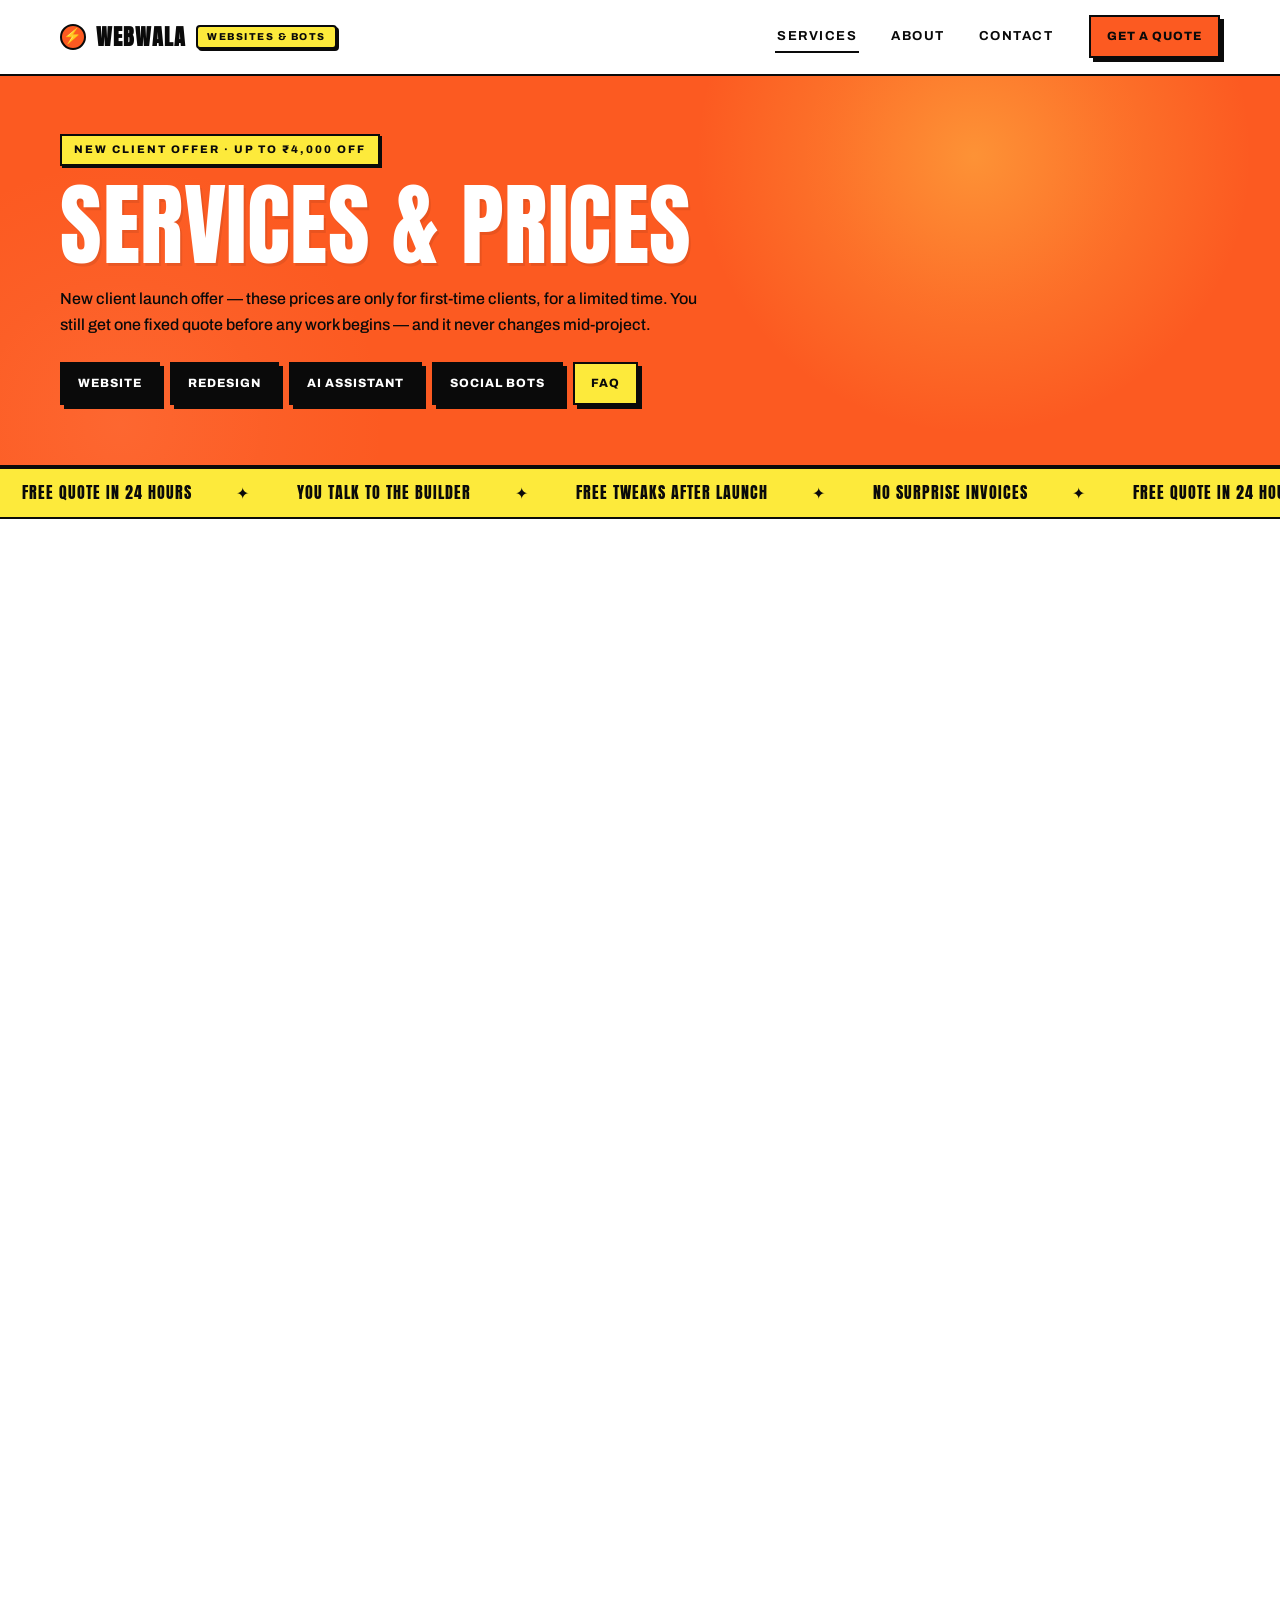
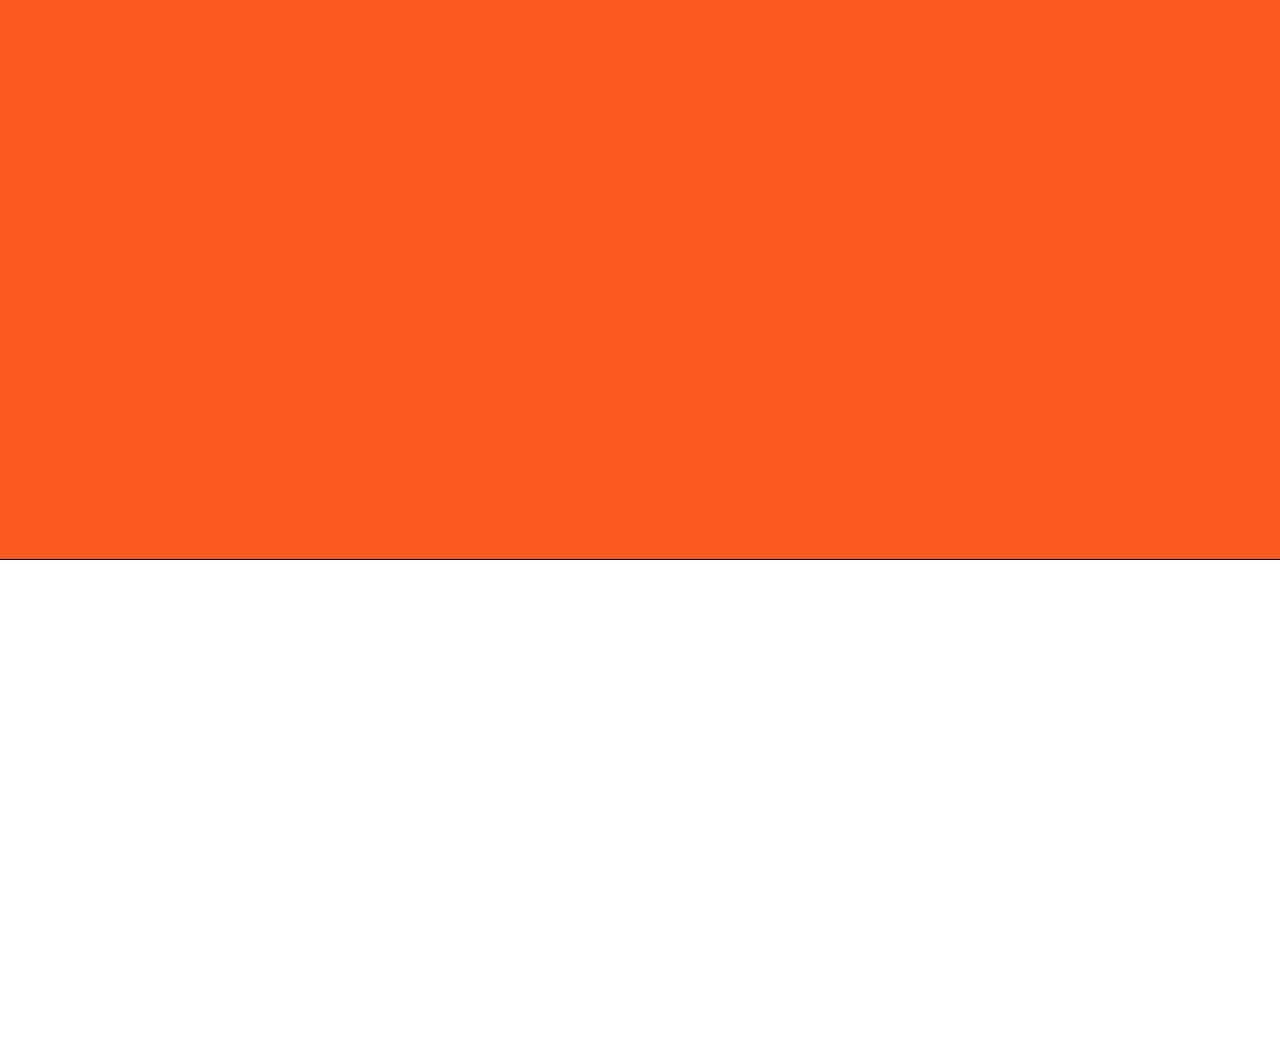
<file: services.html>
<!DOCTYPE html>
<html lang="en">
<head>
<meta charset="UTF-8">
<meta name="viewport" content="width=device-width, initial-scale=1.0">
<title>Services &amp; Prices — WEBWALA</title>
<meta name="description" content="Website making ₹8,999, website redesign ₹5,499, AI website assistant ₹3,499, social media bots ₹7,499. Fixed prices, clear delivery times, new client offer.">
<meta name="theme-color" content="#FC5A21">
<meta property="og:type" content="website">
<meta property="og:title" content="Services &amp; Prices — WEBWALA">
<meta property="og:description" content="Four services, four fixed prices, no surprise invoices. New client offer up to ₹4,000 off.">
<meta property="og:image" content="assets/og.png">
<link rel="icon" href="assets/favicon.svg" type="image/svg+xml">
<link rel="stylesheet" href="styles.css">
</head>
<body>
<a class="skip" href="#main">Skip to content</a>

<header class="header">
  <div class="header-inner">
    <a href="index.html" class="logo" aria-label="WEBWALA home"><span class="dot" aria-hidden="true">⚡</span><span class="word">WEBWALA</span><span class="pill">Websites &amp; Bots</span></a>
    <nav class="nav" aria-label="Main">
      <a href="services.html" class="active">Services</a>
      <a href="about.html">About</a>
      <a href="contact.html">Contact</a>
    </nav>
    <a href="contact.html" class="btn btn-orange btn-sm header-cta">Get a Quote</a>
  </div>
</header>

<main id="main">

<section class="hero orange" style="padding:58px 0 60px">
  <div class="wrap">
    <span class="eyebrow">New Client Offer · Up to ₹4,000 Off</span>
    <h1 class="display" style="font-size:clamp(48px,7vw,96px);margin:18px 0 20px">Services &amp; Prices</h1>
    <p style="max-width:640px">New client launch offer — these prices are only for first-time clients, for a limited time. You still get one fixed quote before any work begins — and it never changes mid-project.</p>
    <nav aria-label="Jump to service" style="display:flex;flex-wrap:wrap;gap:10px;margin-top:24px">
      <a href="#website" class="btn btn-black btn-sm">Website</a>
      <a href="#redesign" class="btn btn-black btn-sm">Redesign</a>
      <a href="#ai" class="btn btn-black btn-sm">AI Assistant</a>
      <a href="#bots" class="btn btn-black btn-sm">Social Bots</a>
      <a href="#faq" class="btn btn-yellow btn-sm">FAQ</a>
    </nav>
  </div>
</section>

<div class="marquee" aria-hidden="true">
  <div class="marquee-track">
    <span>Free quote in 24 hours</span><span class="star">✦</span>
    <span>You talk to the builder</span><span class="star">✦</span>
    <span>Free tweaks after launch</span><span class="star">✦</span>
    <span>No surprise invoices</span><span class="star">✦</span>
    <span>Free quote in 24 hours</span><span class="star">✦</span>
    <span>You talk to the builder</span><span class="star">✦</span>
    <span>Free tweaks after launch</span><span class="star">✦</span>
    <span>No surprise invoices</span><span class="star">✦</span>
  </div>
</div>

<!-- Website Making -->
<section class="svc white" id="website">
  <div class="wrap svc-grid">
    <div class="reveal">
      <div class="eyebrow">Your business, online — finally done right.</div>
      <h3>Website Making</h3>
      <p class="desc">A brand-new website built from scratch for your business. Fast, mobile-first, and designed to turn visitors into customers — not just look pretty.</p>
      <ul class="checklist">
        <li>Custom design — no cookie-cutter templates</li>
        <li>Mobile-first &amp; loads in under 2 seconds</li>
        <li>WhatsApp / call buttons built in</li>
        <li>Google Maps, reviews &amp; contact form</li>
        <li>Basic SEO so people actually find you</li>
        <li>1 month of free tweaks after launch</li>
      </ul>
    </div>
    <div class="price-card reveal" data-tilt="6">
      <div class="label">New Client Offer</div>
      <div class="was">₹12,999</div>
      <div class="now">₹8,999</div>
      <div class="sub">one-time, new clients only</div>
      <div class="delivery"><span>Delivery</span><span>7–10 Days</span></div>
      <a href="contact.html" class="btn btn-orange btn-block">Get this for my business</a>
    </div>
  </div>
</section>

<!-- Website Redesign -->
<section class="svc yellow" id="redesign">
  <div class="wrap svc-grid">
    <div class="reveal">
      <div class="eyebrow">Old site embarrassing you? Let's fix that.</div>
      <h3>Website Redesign</h3>
      <p class="desc">Your existing website gets a full glow-up — modern look, faster load times, and a layout that actually sells. Same content, brand-new impact.</p>
      <ul class="checklist">
        <li>Full visual refresh of your current site</li>
        <li>Speed &amp; mobile fixes included</li>
        <li>Keep your domain, hosting &amp; content</li>
        <li>Clearer calls-to-action + more enquiries</li>
        <li>Before/after walkthrough so you see the difference</li>
        <li>2 weeks of free tweaks after launch</li>
      </ul>
    </div>
    <div class="price-card reveal" data-tilt="6">
      <div class="label">New Client Offer</div>
      <div class="was">₹7,999</div>
      <div class="now">₹5,499</div>
      <div class="sub">one-time, new clients only</div>
      <div class="delivery"><span>Delivery</span><span>5–7 Days</span></div>
      <a href="contact.html" class="btn btn-orange btn-block">Get this for my business</a>
    </div>
  </div>
</section>

<!-- AI Website Assistant -->
<section class="svc orange" id="ai">
  <div class="wrap svc-grid">
    <div class="reveal">
      <div class="eyebrow">A 24/7 salesperson living on your website.</div>
      <h3>AI Website Assistant</h3>
      <p class="desc">An AI chat assistant added to your site that answers customer questions, shares prices, captures leads and books enquiries — even while you sleep.</p>
      <ul class="checklist">
        <li>Trained on your business info, prices &amp; FAQs</li>
        <li>Answers visitors instantly, day or night</li>
        <li>Collects name, phone &amp; requirement for you</li>
        <li>Sends hot leads straight to your WhatsApp</li>
        <li>Works in English + Hindi</li>
        <li>Monthly report of every conversation</li>
      </ul>
    </div>
    <div class="price-card reveal" data-tilt="6">
      <div class="label">New Client Offer</div>
      <div class="was">₹4,999</div>
      <div class="now">₹3,499</div>
      <div class="sub">setup + ₹1,999/month, new clients only</div>
      <div class="delivery"><span>Delivery</span><span>3–5 Days</span></div>
      <a href="contact.html" class="btn btn-black btn-block">Get this for my business</a>
    </div>
  </div>
</section>

<!-- Social Media Bots -->
<section class="svc white" id="bots" style="border-bottom:0">
  <div class="wrap svc-grid">
    <div class="reveal">
      <div class="eyebrow">Auto-replies that never miss a customer.</div>
      <h3>Social Media Bots</h3>
      <p class="desc">Smart bots for Instagram, Facebook and WhatsApp that reply to DMs and comments instantly, answer common questions and push people to buy or book.</p>
      <ul class="checklist">
        <li>Instant auto-reply to DMs &amp; comments</li>
        <li>Menu / price list / catalogue on demand</li>
        <li>Keyword triggers ('price', 'book', 'location')</li>
        <li>Hands off hot leads to you personally</li>
        <li>Works on Instagram, Facebook &amp; WhatsApp</li>
        <li>Monthly performance summary</li>
      </ul>
    </div>
    <div class="price-card reveal" data-tilt="6">
      <div class="label">New Client Offer</div>
      <div class="was">₹10,000</div>
      <div class="now">₹7,499</div>
      <div class="sub">setup + ₹1,499/month, new clients only</div>
      <div class="delivery"><span>Delivery</span><span>3–5 Days</span></div>
      <a href="contact.html" class="btn btn-black btn-block">Get this for my business</a>
    </div>
  </div>
</section>

<section class="section yellow" id="faq">
  <div class="wrap">
    <div class="section-head reveal" style="justify-content:center;text-align:center;display:block">
      <span class="eyebrow">Straight answers</span>
      <h2 class="display" style="margin:18px 0 14px">Questions<br>people ask</h2>
      <p style="max-width:520px;margin:0 auto;font-size:15px;font-weight:500;line-height:1.6">If yours isn't here, message me — I'll answer honestly, even if the answer is "you don't need this".</p>
    </div>

    <div class="faq">
      <details>
        <summary>How do payments work?</summary>
        <div class="ans">
          <p>Half to start, half when the site goes live. For the monthly services (AI assistant and bots) the setup fee is one payment and the monthly fee starts after launch.</p>
          <p>You get a written quote first, so you always know the total before paying anything.</p>
        </div>
      </details>

      <details>
        <summary>What do I need to give you?</summary>
        <div class="ans">
          <p>Your business name, what you do, your services and prices, and any photos or a logo you already have. If you don't have photos or a logo, tell me — we'll sort out something simple rather than leaving gaps.</p>
        </div>
      </details>

      <details>
        <summary>Do I have to pay for hosting and a domain separately?</summary>
        <div class="ans">
          <p>Yes. A domain costs roughly ₹800–1,200 a year and hosting can be free or a few hundred rupees a month depending on the host. I set it up for you and it stays in your name, so you're never locked in to me.</p>
        </div>
      </details>

      <details>
        <summary>What if I don't like the first design?</summary>
        <div class="ans">
          <p>You see a design before anything is built out, and we change it until you're happy with the direction. That review round is part of the fixed price — it's not extra billing.</p>
          <p>The one thing a fixed price can't cover is a change of plan halfway through, like switching from a five-page site to a full online store. If that happens we re-quote before I continue, never after.</p>
        </div>
      </details>

      <details>
        <summary>How long does it really take?</summary>
        <div class="ans">
          <p>Website: 7–10 days. Redesign: 5–7 days. AI assistant or bot: 3–5 days. Those timings assume you send content and feedback quickly — the usual delay on a project is waiting for text and photos, not the building.</p>
        </div>
      </details>

      <details>
        <summary>Can you update the site after it's live?</summary>
        <div class="ans">
          <p>Yes. Small text and photo changes are free in the first month (two weeks for a redesign). After that, updates are charged as small fixed jobs — you'll know the price before I touch anything.</p>
        </div>
      </details>

      <details>
        <summary>Is the AI assistant going to say something wrong to my customers?</summary>
        <div class="ans">
          <p>It only answers from the business information we load into it, and it hands over to you (WhatsApp or a form) when it doesn't know something. Before launch we test it with the questions your customers actually ask, and you approve its answers.</p>
        </div>
      </details>

      <details>
        <summary>Do you work outside my city?</summary>
        <div class="ans">
          <p>Everything happens over call, WhatsApp and email, so location doesn't matter. Most clients I never meet in person.</p>
        </div>
      </details>
    </div>
  </div>
</section>

<section class="cta black">
  <div class="wrap reveal">
    <h2 class="display">Not sure what <span class="accent">you need?</span></h2>
    <p>Call or message me, describe your business in two lines, and I'll tell you honestly what will help — even if that's the cheapest option.</p>
    <div class="actions">
      <a href="contact.html" class="btn btn-orange">Ask for Advice</a>
      <a href="tel:+917973857238" class="btn btn-outline">Call Now</a>
      <a href="https://wa.me/917973857238?text=Hi%20Webwala%2C%20I%27d%20like%20a%20quote%20for%20my%20business." target="_blank" rel="noopener" class="btn btn-outline">WhatsApp</a>
    </div>
  </div>
</section>

</main>

<footer class="footer">
  <div class="wrap">
    <div class="footer-grid">
      <div>
        <div class="word">WEBWALA</div>
        <p class="tag">Websites, redesigns, AI assistants and social media bots for businesses that want to grow — without agency prices.</p>
      </div>
      <div>
        <h5>Reach Me</h5>
        <div class="reach">
          <a href="tel:+917973857238"><span class="ic" aria-hidden="true">☎</span>+91 79738 57238</a>
          <a href="https://wa.me/917973857238" target="_blank" rel="noopener"><span class="ic" aria-hidden="true">✆</span>WhatsApp</a>
          <a href="https://mail.google.com/mail/?view=cm&amp;fs=1&amp;to=amrit172003@gmail.com&amp;su=Website%20enquiry&amp;body=Hi%20Amrit%2C%0A%0AI%27d%20like%20a%20quote%20for%20my%20business.%0A%0ABusiness%20name%3A%0AService%20needed%3A%0ADeadline%3A" target="_blank" rel="noopener"><span class="ic" aria-hidden="true">✉</span>amrit172003@gmail.com</a>
        </div>
      </div>
      <div>
        <h5>Explore</h5>
        <ul>
          <li><a href="services.html">Services &amp; Prices</a></li>
          <li><a href="about.html">About</a></li>
          <li><a href="contact.html">Get a Quote</a></li>
        </ul>
      </div>
    </div>
    <div class="footer-bottom">© 2026 WEBWALA — Your Business, Online &amp; Selling.</div>
  </div>
</footer>

<nav class="mobile-bar" aria-label="Quick contact">
  <a href="tel:+917973857238"><span aria-hidden="true">☎</span>Call</a>
  <a class="mb-wa" href="https://wa.me/917973857238?text=Hi%20Webwala%2C%20I%27d%20like%20a%20quote%20for%20my%20business." target="_blank" rel="noopener"><span aria-hidden="true">✆</span>WhatsApp</a>
  <a class="mb-quote" href="contact.html">Free Quote</a>
</nav>

<script src="script.js" defer></script>
</body>
</html>
</file>
<file: styles.css>
/* WEBWALA — rebuild from screenshots */
@import url('https://fonts.googleapis.com/css2?family=Anton&family=Archivo:wght@400;500;600;700;800&display=swap');

:root{
  --orange:#FC5A21;
  --yellow:#FDEA3B;
  --ink:#0A0A0A;
  --white:#FFFFFF;
  --shadow:6px 6px 0 var(--ink);
  --shadow-sm:4px 4px 0 var(--ink);
  --border:2.5px solid var(--ink);
  --maxw:1240px;
}

*{box-sizing:border-box;margin:0;padding:0}
html{scroll-behavior:smooth}
body{
  font-family:'Archivo',Arial,sans-serif;
  background:var(--white);
  color:var(--ink);
  line-height:1.45;
  -webkit-font-smoothing:antialiased;
}
img{max-width:100%;display:block}
a{color:inherit;text-decoration:none}

.display{font-family:'Anton',Impact,sans-serif;font-weight:400;line-height:.92;letter-spacing:.5px;text-transform:uppercase}
.wrap{max-width:var(--maxw);margin:0 auto;padding:0 40px}
@media(max-width:760px){.wrap{padding:0 20px}}

/* ---------- header ---------- */
.header{position:sticky;top:0;z-index:50;background:var(--white);border-bottom:var(--border)}
.header-inner{display:flex;align-items:center;gap:26px;height:74px;max-width:var(--maxw);margin:0 auto;padding:0 40px}
@media(max-width:860px){.header-inner{padding:0 18px;gap:14px;height:66px}}
.logo{display:flex;align-items:center;gap:10px;font-weight:800;font-size:22px;letter-spacing:.5px}
.logo .dot{width:26px;height:26px;border-radius:50%;background:var(--orange);border:2px solid var(--ink);display:grid;place-items:center;color:var(--ink);font-size:15px;font-weight:900}
.logo .word{font-family:'Anton',Impact,sans-serif;letter-spacing:1px}
.pill{background:var(--yellow);border:2px solid var(--ink);border-radius:4px;padding:3px 9px;font-size:10px;font-weight:800;letter-spacing:1.5px;text-transform:uppercase;box-shadow:2px 2px 0 var(--ink)}
.nav{display:flex;align-items:center;gap:30px;margin-left:auto}
.nav a{font-size:13px;font-weight:700;letter-spacing:1.5px;text-transform:uppercase;padding:6px 2px;border-bottom:2px solid transparent}
.nav a:hover{border-bottom-color:var(--orange)}
.nav a.active{border-bottom-color:var(--ink)}
@media(max-width:860px){.nav{display:none}}
.header-cta{margin-left:8px}
@media(max-width:860px){.header-cta{display:none}}

/* ---------- buttons ---------- */
.btn{display:inline-flex;align-items:center;justify-content:center;gap:8px;font-family:'Archivo',sans-serif;font-weight:800;font-size:13px;letter-spacing:1px;text-transform:uppercase;padding:14px 22px;border:2.5px solid var(--ink);cursor:pointer;transition:transform .08s ease,box-shadow .08s ease;box-shadow:var(--shadow-sm)}
.btn:hover{transform:translate(2px,2px);box-shadow:2px 2px 0 var(--ink)}
.btn-orange{background:var(--orange);color:var(--ink)}
.btn-yellow{background:var(--yellow);color:var(--ink)}
.btn-black{background:var(--ink);color:var(--white)}
.btn-outline{background:transparent;color:inherit;border-color:currentColor;box-shadow:4px 4px 0 currentColor}
.btn-sm{padding:11px 16px;font-size:12px}
.btn-block{width:100%}

/* ---------- badges / eyebrow ---------- */
.eyebrow{display:inline-block;background:var(--yellow);border:2px solid var(--ink);padding:6px 12px;font-size:11px;font-weight:800;letter-spacing:2px;text-transform:uppercase;box-shadow:2px 2px 0 var(--ink)}

/* ---------- marquee ---------- */
.marquee{background:var(--yellow);border-top:var(--border);border-bottom:var(--border);overflow:hidden;white-space:nowrap;padding:12px 0}
.marquee-track{display:inline-block;white-space:nowrap;animation:scroll 30s linear infinite}
.marquee span{font-family:'Anton',Impact,sans-serif;font-size:16px;letter-spacing:1px;text-transform:uppercase;padding:0 22px}
.marquee .star{color:var(--ink)}
@keyframes scroll{from{transform:translateX(0)}to{transform:translateX(-50%)}}
@media(prefers-reduced-motion:reduce){.marquee-track{animation:none}}

/* ---------- hero ---------- */
.hero{padding:64px 0 72px;border-bottom:var(--border)}
.hero.orange{background:var(--orange)}
.hero.black{background:var(--ink);color:var(--white)}
.hero-grid{display:grid;grid-template-columns:1.1fr .9fr;gap:56px;align-items:center}
@media(max-width:920px){.hero-grid{grid-template-columns:1fr;gap:34px}}
.hero h1{font-size:clamp(52px,7.4vw,104px);margin:18px 0 22px}
.hero.orange h1{color:var(--white)}
.hero p{max-width:560px;font-size:16px;line-height:1.6;font-weight:500}
.hero .actions{display:flex;gap:14px;flex-wrap:wrap;margin-top:28px}
.hero-media{position:relative}
.hero-media img{border:3px solid var(--ink);box-shadow:var(--shadow)}
.hero.black .hero-media img{border-color:var(--white)}

/* ---------- sections ---------- */
.section{padding:76px 0}
.section.white{background:var(--white)}
.section.yellow{background:var(--yellow)}
.section.orange{background:var(--orange)}
.section.black{background:var(--ink);color:var(--white)}
.section-head{display:flex;align-items:flex-end;justify-content:space-between;gap:20px;margin-bottom:42px;flex-wrap:wrap}
.section h2{font-size:clamp(40px,5.4vw,74px)}
.section .lead{max-width:560px;font-size:16px;font-weight:500;line-height:1.6}
.accent{color:var(--orange)}

/* ---------- service cards (home) ---------- */
.cards{display:grid;grid-template-columns:1fr 1fr;gap:26px}
@media(max-width:860px){.cards{grid-template-columns:1fr}}
.card{border:var(--border);box-shadow:var(--shadow);padding:28px 26px 24px;display:flex;flex-direction:column;gap:12px;background:var(--white)}
.card.yellow{background:var(--yellow)}
.card.orange{background:var(--orange)}
.card h3{font-family:'Anton',Impact,sans-serif;font-size:30px;letter-spacing:.5px;text-transform:uppercase;line-height:1}
.card .kicker{font-size:12px;font-weight:800;letter-spacing:1.5px;text-transform:uppercase;opacity:.9}
.card p{font-size:14.5px;line-height:1.55;font-weight:500}
.card .meta{margin-top:auto;padding-top:14px;border-top:2px solid var(--ink);font-size:11px;font-weight:800;letter-spacing:1px;text-transform:uppercase}
.card-top{display:flex;justify-content:space-between;align-items:flex-start;gap:14px;width:100%}
.price-tag{flex:none;background:var(--ink);color:var(--yellow);font-weight:800;font-size:11px;letter-spacing:.5px;padding:5px 10px;border-radius:3px;white-space:nowrap}
.card.white .price-tag{background:var(--yellow);color:var(--ink);border:2px solid var(--ink)}
.card.orange .price-tag{background:var(--yellow);color:var(--ink)}

/* ---------- split / builder ---------- */
.split{display:grid;grid-template-columns:.85fr 1.15fr;gap:56px;align-items:center}
@media(max-width:920px){.split{grid-template-columns:1fr;gap:34px}}
.split img{border:3px solid var(--white);box-shadow:8px 8px 0 var(--orange)}

/* ---------- steps ---------- */
.steps{display:grid;grid-template-columns:repeat(4,1fr);gap:20px}
@media(max-width:920px){.steps{grid-template-columns:1fr 1fr}}
@media(max-width:560px){.steps{grid-template-columns:1fr}}
.step{background:var(--white);border:var(--border);box-shadow:var(--shadow-sm);padding:22px 20px;display:flex;flex-direction:column;gap:8px}
.step .num{font-family:'Anton',Impact,sans-serif;font-size:30px;color:var(--orange)}
.step h4{font-family:'Anton',Impact,sans-serif;font-size:21px;letter-spacing:.5px;text-transform:uppercase}
.step p{font-size:13.5px;line-height:1.5;font-weight:500}

/* ---------- stats ---------- */
.stats{display:grid;grid-template-columns:repeat(4,1fr);border-top:2.5px solid var(--ink);border-bottom:2.5px solid var(--ink)}
@media(max-width:760px){.stats{grid-template-columns:1fr 1fr}}
.stat{text-align:center;padding:26px 10px;border-right:2.5px solid var(--ink)}
.stat:last-child{border-right:0}
@media(max-width:760px){.stat:nth-child(2){border-right:0}.stat:nth-child(-n+2){border-bottom:2.5px solid var(--ink)}}
.stat .big{font-family:'Anton',Impact,sans-serif;font-size:clamp(30px,4vw,46px);line-height:1}
.stat .lbl{font-size:11px;font-weight:800;letter-spacing:1.5px;text-transform:uppercase;margin-top:6px}

/* ---------- CTA ---------- */
.cta{text-align:center;padding:78px 0}
.cta h2{font-size:clamp(44px,6.4vw,86px);margin-bottom:18px}
.cta p{max-width:600px;margin:0 auto;font-size:16px;font-weight:500;line-height:1.6}
.cta .actions{display:flex;gap:14px;justify-content:center;flex-wrap:wrap;margin-top:28px}
.cta.black .btn-outline{color:var(--yellow);box-shadow:4px 4px 0 var(--yellow)}

/* ---------- footer ---------- */
.footer{background:var(--ink);color:var(--white);border-top:2.5px solid var(--white)}
.footer-grid{display:grid;grid-template-columns:1.3fr 1fr 1fr;gap:40px;padding:56px 0 44px}
@media(max-width:820px){.footer-grid{grid-template-columns:1fr;gap:30px}}
.footer .word{font-family:'Anton',Impact,sans-serif;font-size:34px;color:var(--orange);letter-spacing:1px}
.footer .tag{max-width:320px;font-size:14px;line-height:1.6;color:#cfcfcf;margin-top:14px}
.footer h5{font-size:12px;font-weight:800;letter-spacing:2px;text-transform:uppercase;color:var(--yellow);margin-bottom:14px}
.footer ul{list-style:none;display:flex;flex-direction:column;gap:10px;font-size:14px}
.footer ul a:hover{color:var(--orange)}
.footer .reach{display:flex;flex-direction:column;gap:10px;font-size:14px}
.footer .reach .ic{color:var(--yellow);margin-right:8px}
.footer-bottom{border-top:1px solid #2a2a2a;padding:18px 0;text-align:center;font-size:11px;font-weight:700;letter-spacing:1.5px;text-transform:uppercase;color:#bdbdbd}

/* ---------- services page rows ---------- */
.svc{border-bottom:var(--border);padding:64px 0}
.svc.white{background:var(--white)}
.svc.yellow{background:var(--yellow)}
.svc.orange{background:var(--orange)}
.svc-grid{display:grid;grid-template-columns:1.15fr .85fr;gap:56px;align-items:start}
@media(max-width:900px){.svc-grid{grid-template-columns:1fr;gap:30px}}
.svc h3{font-family:'Anton',Impact,sans-serif;font-size:clamp(38px,4.6vw,58px);text-transform:uppercase;line-height:.95;margin:10px 0 16px}
.svc .eyebrow{margin-bottom:4px}
.svc p.desc{font-size:15px;font-weight:500;line-height:1.6;max-width:520px;margin-bottom:18px}
.checklist{list-style:none;display:flex;flex-direction:column;gap:9px}
.checklist li{display:flex;gap:10px;font-size:14px;font-weight:600;line-height:1.4}
.checklist li::before{content:"✓";flex:none;width:20px;height:20px;border:2px solid var(--ink);background:var(--white);display:grid;place-items:center;font-size:12px;font-weight:900}
.svc.orange .checklist li::before{background:var(--white)}
.price-card{background:var(--white);border:var(--border);box-shadow:var(--shadow);padding:26px}
.price-card .label{font-size:11px;font-weight:800;letter-spacing:1.5px;text-transform:uppercase;color:#8a3a1d}
.price-card .was{font-size:16px;font-weight:700;text-decoration:line-through;color:#666;margin-top:6px}
.price-card .now{font-family:'Anton',Impact,sans-serif;font-size:56px;line-height:1;margin:2px 0 8px}
.price-card .sub{font-size:12px;font-weight:600;color:#555}
.price-card .delivery{display:flex;justify-content:space-between;align-items:center;border-top:2px solid var(--ink);margin-top:16px;padding-top:14px;font-size:12px;font-weight:800;letter-spacing:1px;text-transform:uppercase}
.price-card .btn{margin-top:16px}

/* ---------- about: who am i box ---------- */
.whoami{background:var(--orange);border:3px solid var(--white);box-shadow:8px 8px 0 var(--yellow);padding:34px 30px;display:flex;flex-direction:column;gap:20px;justify-content:center;min-height:420px}
.whoami-lbl{align-self:flex-start;background:var(--yellow);border:2px solid var(--ink);box-shadow:2px 2px 0 var(--ink);padding:5px 11px;font-size:11px;font-weight:800;letter-spacing:2px;text-transform:uppercase;color:var(--ink)}
.whoami .big{font-size:clamp(52px,6.6vw,88px);color:var(--white);line-height:.86}
.whoami-list{list-style:none;display:flex;flex-wrap:wrap;gap:8px}
.whoami-list li{background:var(--ink);color:var(--yellow);font-size:11px;font-weight:800;letter-spacing:1px;text-transform:uppercase;padding:6px 10px}

/* ---------- contact ---------- */
.contact-cards{display:grid;grid-template-columns:repeat(3,1fr);gap:26px}
@media(max-width:860px){.contact-cards{grid-template-columns:1fr}}
.contact-card{border:var(--border);box-shadow:var(--shadow);padding:28px 26px;display:flex;flex-direction:column;gap:10px;min-height:210px;transition:transform .1s ease,box-shadow .1s ease}
.contact-card:hover{transform:translate(2px,2px);box-shadow:2px 2px 0 var(--ink)}
.contact-card .ic{font-size:26px}
.contact-card h4{font-family:'Anton',Impact,sans-serif;font-size:28px;text-transform:uppercase;line-height:1}
.contact-card .val{font-weight:800;font-size:16px;letter-spacing:.5px}
.contact-card p{font-size:14px;font-weight:500;line-height:1.5;margin-top:auto}
.contact-card.yellow{background:var(--yellow)}
.contact-card.orange{background:var(--orange)}
.contact-card.white{background:var(--white)}

.tell-grid{display:grid;grid-template-columns:1fr 1fr;gap:60px;align-items:start}
@media(max-width:860px){.tell-grid{grid-template-columns:1fr;gap:40px}}
.tell-list{list-style:none;counter-reset:t;display:flex;flex-direction:column;gap:16px}
.tell-list li{counter-increment:t;display:flex;gap:14px;font-size:15px;font-weight:600}
.tell-list li::before{content:counter(t);flex:none;width:26px;height:26px;border:2px solid var(--ink);background:var(--ink);color:var(--yellow);font-weight:800;display:grid;place-items:center;font-size:12px}
.offer-row{display:flex;justify-content:space-between;align-items:center;gap:18px;background:var(--white);border:var(--border);box-shadow:var(--shadow-sm);padding:16px 20px;margin-bottom:14px}
.offer-row .t{font-weight:800;font-size:15px;text-transform:uppercase;letter-spacing:.5px}
.offer-row .d{font-size:11px;font-weight:700;color:#555;text-transform:uppercase;letter-spacing:1px}
.offer-row .price{font-family:'Anton',Impact,sans-serif;font-size:22px;white-space:nowrap}
.offer-row .was{font-size:12px;text-decoration:line-through;color:#888;margin-right:8px;font-family:'Archivo',sans-serif;font-weight:700}
.offer-note{display:flex;gap:8px;font-size:12px;font-weight:600;color:#333;margin-top:8px;line-height:1.4}

/* ================================================================
   v2 — additions: accessibility, motion, new sections
   ================================================================ */
html{scroll-padding-top:96px}
:focus-visible{outline:3px solid var(--ink);outline-offset:3px}
.skip{position:absolute;left:-9999px;top:0;z-index:100;background:var(--yellow);border:2.5px solid var(--ink);padding:12px 18px;font-weight:800;font-size:13px;letter-spacing:1px;text-transform:uppercase}
.skip:focus{left:14px;top:14px}
s{text-decoration-thickness:2px}

/* scroll reveal */
.reveal{opacity:0;transform:translateY(20px);transition:opacity .5s ease,transform .5s ease}
.reveal.in{opacity:1;transform:none}
@media(prefers-reduced-motion:reduce){.reveal{opacity:1;transform:none;transition:none}}

/* lift on hover */
.card,.step{transition:transform .12s ease,box-shadow .12s ease}
.card:hover,.step:hover{transform:translate(-2px,-2px);box-shadow:8px 8px 0 var(--ink)}
.marquee:hover .marquee-track{animation-play-state:paused}

/* hero trust line */
.hero-trust{display:flex;flex-wrap:wrap;gap:8px 18px;margin-top:22px;font-size:11.5px;font-weight:800;letter-spacing:1px;text-transform:uppercase}
.hero-trust span{display:inline-flex;align-items:center;gap:6px}
.hero.black .hero-trust{color:#dcdcdc}
.hero .hero-trust .tick{color:currentColor}

/* price tag with struck-through old price */
.price-tag s{opacity:.55;margin-right:7px;font-weight:700;text-decoration-thickness:1.5px}

/* ---------- typical builds ---------- */
.work-grid{display:grid;grid-template-columns:repeat(3,1fr);gap:24px}
@media(max-width:900px){.work-grid{grid-template-columns:1fr}}
.work{background:var(--white);border:var(--border);box-shadow:var(--shadow);display:flex;flex-direction:column}
.work .thumb{height:132px;border-bottom:var(--border);display:grid;place-items:center;overflow:hidden;position:relative}
.work .thumb b{font-family:'Anton',Impact,sans-serif;font-size:46px;letter-spacing:2px;text-transform:uppercase;line-height:1;position:relative;z-index:1}
.work .thumb::after{content:"";position:absolute;inset:0;background:repeating-linear-gradient(135deg,rgba(10,10,10,.10) 0 12px,transparent 12px 24px)}
.work:nth-child(1) .thumb{background:var(--orange);color:var(--white)}
.work:nth-child(2) .thumb{background:var(--yellow);color:var(--ink)}
.work:nth-child(3) .thumb{background:var(--ink);color:var(--yellow)}
.work .body{padding:22px 22px 24px;display:flex;flex-direction:column;gap:10px;flex:1}
.work h3{font-family:'Anton',Impact,sans-serif;font-size:22px;text-transform:uppercase;letter-spacing:.5px;line-height:1.05}
.work p{font-size:14px;line-height:1.55;font-weight:500}
.work .tags{display:flex;flex-wrap:wrap;gap:6px;margin-top:2px}
.work .tags span{font-size:10.5px;font-weight:800;letter-spacing:1px;text-transform:uppercase;border:2px solid var(--ink);padding:4px 8px;background:var(--white)}
.work .foot{margin-top:auto;border-top:2px solid var(--ink);padding-top:12px;display:flex;justify-content:space-between;gap:10px;font-size:11px;font-weight:800;letter-spacing:.8px;text-transform:uppercase}

/* ---------- what's included ---------- */
.included-grid{display:grid;grid-template-columns:1fr 1.1fr;gap:56px;align-items:center}
@media(max-width:900px){.included-grid{grid-template-columns:1fr;gap:34px}}
.perks{list-style:none;display:grid;gap:0;border-top:2px solid #3a3a3a}
.perks li{display:flex;gap:16px;padding:18px 0;border-bottom:2px solid #3a3a3a}
.perks .tick{flex:none;width:26px;height:26px;background:var(--yellow);color:var(--ink);border:2px solid var(--yellow);display:grid;place-items:center;font-weight:900;font-size:13px}
.perks strong{display:block;font-size:14.5px;letter-spacing:.3px;text-transform:uppercase;font-weight:800;margin-bottom:4px}
.perks p{font-size:13.5px;line-height:1.55;color:#cfcfcf;font-weight:500}

/* ---------- FAQ ---------- */
.faq{max-width:840px;margin:0 auto;display:flex;flex-direction:column;gap:14px}
.faq details{background:var(--white);border:var(--border);box-shadow:var(--shadow-sm)}
.faq summary{cursor:pointer;list-style:none;padding:18px 22px;font-weight:800;font-size:15px;display:flex;justify-content:space-between;align-items:flex-start;gap:16px;line-height:1.4}
.faq summary::-webkit-details-marker{display:none}
.faq summary::after{content:"+";font-family:'Anton',Impact,sans-serif;font-size:24px;line-height:1;flex:none}
.faq details[open] summary::after{content:"–"}
.faq details[open] summary{border-bottom:2px solid var(--ink)}
.faq .ans{padding:16px 22px 20px;font-size:14.5px;line-height:1.6;font-weight:500}
.faq .ans p+p{margin-top:10px}
.faq .ans a{border-bottom:2px solid var(--orange);font-weight:700}

/* ---------- quote builder ---------- */
.builder-wrap{display:grid;grid-template-columns:1fr 1.05fr;gap:56px;align-items:start}
@media(max-width:900px){.builder-wrap{grid-template-columns:1fr;gap:34px}}
.builder{background:var(--white);border:var(--border);box-shadow:var(--shadow);padding:28px;display:grid;gap:16px}
.builder label{display:block;font-size:11px;font-weight:800;letter-spacing:1.5px;text-transform:uppercase;margin-bottom:6px}
.builder input,.builder select{width:100%;font-family:'Archivo',Arial,sans-serif;font-size:15px;font-weight:600;padding:12px 14px;border:2.5px solid var(--ink);border-radius:0;background:var(--white);color:var(--ink);appearance:none}
.builder select{background-image:linear-gradient(45deg,transparent 50%,var(--ink) 50%),linear-gradient(135deg,var(--ink) 50%,transparent 50%);background-position:calc(100% - 20px) 21px,calc(100% - 14px) 21px;background-size:6px 6px,6px 6px;background-repeat:no-repeat;padding-right:40px}
.builder input:focus,.builder select:focus{outline:3px solid var(--orange);outline-offset:0}
.builder .row{display:grid;grid-template-columns:1fr 1fr;gap:16px}
@media(max-width:560px){.builder .row{grid-template-columns:1fr}}
.builder .actions{display:flex;gap:12px;flex-wrap:wrap;margin-top:4px}
.builder .hint{font-size:12px;font-weight:600;color:#3a3a3a;display:flex;gap:8px;line-height:1.5}
.builder .hint .ic{flex:none;font-weight:900}

/* ---------- tablet/phone header fixes ---------- */
.header-cta{white-space:nowrap}
@media(max-width:1040px){.pill{display:none}}
@media(max-width:860px){.header-inner{gap:10px}.logo{font-size:19px}.logo .word{letter-spacing:.5px}}

/* ---------- mobile sticky contact bar ---------- */
.mobile-bar{display:none}
@media(max-width:860px){
  body{padding-bottom:72px}
  .mobile-bar{display:grid;grid-template-columns:1fr 1.25fr 1fr;position:fixed;bottom:0;left:0;right:0;z-index:60;background:var(--white);border-top:2.5px solid var(--ink)}
  .mobile-bar a{display:flex;align-items:center;justify-content:center;gap:6px;padding:16px 4px;font-size:11.5px;font-weight:800;letter-spacing:.6px;text-transform:uppercase;text-align:center;line-height:1.1}
  .mobile-bar a+a{border-left:2.5px solid var(--ink)}
  .mobile-bar .mb-wa{background:var(--yellow)}
  .mobile-bar .mb-quote{background:var(--orange)}
}

/* ================================================================
   v3 — 3D depth, parallax, cursor tilt, modern motion
   ================================================================ */

/* scroll progress bar */
.scroll-progress{position:fixed;top:0;left:0;height:4px;width:0;z-index:120;pointer-events:none;
  background:linear-gradient(90deg,var(--orange),var(--yellow));box-shadow:0 0 14px rgba(252,90,33,.65)}
@media(prefers-reduced-motion:reduce){.scroll-progress{display:none}}

/* glowing blobs behind heroes */
.hero{position:relative;overflow:hidden;isolation:isolate}
/* Soft colour glows, drawn with gradients only — no blur filter.
   A 460px CSS blur was repainting constantly and made scrolling stutter. */
.hero::before,.hero::after{content:"";position:absolute;border-radius:50%;pointer-events:none;z-index:0}
.hero::before{width:560px;height:560px;top:-200px;right:2%;opacity:.55;
  background:radial-gradient(circle,rgba(255,210,77,.85) 0%,rgba(255,210,77,.35) 38%,rgba(255,210,77,0) 70%)}
.hero::after{width:520px;height:520px;bottom:-220px;left:-140px;opacity:.5;
  background:radial-gradient(circle,rgba(255,122,71,.8) 0%,rgba(255,122,71,.3) 40%,rgba(255,122,71,0) 72%)}
.hero.black::before{opacity:.4;background:radial-gradient(circle,rgba(252,90,33,.8) 0%,rgba(252,90,33,.28) 40%,rgba(252,90,33,0) 72%)}
.hero.black::after{opacity:.3;background:radial-gradient(circle,rgba(253,234,59,.7) 0%,rgba(253,234,59,.22) 40%,rgba(253,234,59,0) 72%)}
.hero > .wrap{position:relative;z-index:1}

/* gradient accent text — static: animating background-position on clipped
   text repaints the whole glyph run every frame */
.accent{background:linear-gradient(100deg,var(--orange) 0%,var(--yellow) 55%,var(--orange) 100%);
  -webkit-background-clip:text;background-clip:text;color:transparent;-webkit-text-fill-color:transparent}

/* ---------- 3D floating card scene ---------- */
.scene{position:relative;perspective:1200px;min-height:440px;display:grid;place-items:center;z-index:1}
@media(max-width:920px){.scene{min-height:380px;margin-top:10px}}
.scene-inner{position:relative;width:100%;max-width:430px;height:400px;transform-style:preserve-3d;will-change:transform;
  transform:rotateX(var(--tiltX,0deg)) rotateY(var(--tiltY,0deg));transition:transform .35s cubic-bezier(.2,.7,.3,1)}
@media(prefers-reduced-motion:reduce){.scene-inner{transition:none}}

/* Cards sit at a fixed 3D depth and drift with the cursor (see script.js).
   They used to float in an infinite CSS loop, which kept a slow laptop busy
   repainting them forever; a one-shot entrance is all the motion they need. */
.float-card{position:absolute;width:238px;padding:16px 18px;background:var(--white);color:var(--ink);
  border:2.5px solid var(--ink);box-shadow:8px 9px 0 rgba(10,10,10,.9);display:grid;gap:5px;will-change:transform;
  transform:translate3d(var(--sx,0px),var(--sy,0px),var(--dz,0px)) rotate(var(--rot,0deg));
  transition:transform .25s ease-out;
  animation:cardIn .8s cubic-bezier(.2,.8,.2,1) backwards;animation-delay:var(--delay,0s)}
@keyframes cardIn{from{opacity:0;transform:translate3d(0,30px,var(--dz,0px)) rotate(var(--rot,0deg))}}
@media(prefers-reduced-motion:reduce){.float-card{animation:none;transition:none}}
.float-card .fc-kicker{font-size:10px;font-weight:800;letter-spacing:1.6px;text-transform:uppercase;color:#7a3418}
.float-card strong{font-family:'Anton',Impact,sans-serif;font-size:20px;letter-spacing:.4px;text-transform:uppercase;line-height:1.05}
.float-card small{font-size:12px;font-weight:600;line-height:1.45;color:#333}
.float-card .fc-meter{height:8px;border:2px solid var(--ink);background:var(--white);margin-top:4px}
.float-card .fc-meter i{display:block;height:100%;background:var(--orange)}
.float-card.yellow{background:var(--yellow)}
.float-card.orange{background:var(--orange)}
.float-card.dark{background:var(--ink);color:var(--white);border-color:var(--white);box-shadow:8px 9px 0 rgba(252,90,33,.95)}
.float-card.dark .fc-kicker{color:var(--yellow)}
.float-card.dark small{color:#d8d8d8}

.fc-1{top:14px;left:0;--dz:70px;--rot:-3deg;--delay:.2s}
.fc-2{top:132px;right:-14px;--dz:110px;--rot:2.5deg;--delay:1.1s;width:252px}
.fc-3{bottom:26px;left:34px;--dz:40px;--rot:-1.5deg;--delay:.6s;width:222px}
@media(max-width:520px){
  .scene{margin-top:30px;min-height:360px}
  .fc-1{left:0;top:14px;width:200px}
  .fc-2{right:0;width:206px;top:132px}
  .fc-3{left:6px;bottom:12px;width:192px}
  .scene-inner{max-width:310px;height:350px}
}
/* (the extra card-stack glow was removed: two large gradients repainting
   under a transformed 3D parent cost more than they added) */

/* ---------- browser mock (stands in for photography) ---------- */
.browser-mock{border:3px solid var(--ink);box-shadow:14px 16px 0 var(--orange);background:var(--white);
  transform-style:preserve-3d;transform:perspective(1000px) rotateY(var(--tiltY,0deg)) rotateX(var(--tiltX,0deg));transition:transform .35s ease}
.bm-bar{display:flex;align-items:center;gap:6px;padding:10px 12px;border-bottom:2.5px solid var(--ink);background:var(--white)}
.bm-bar span{width:9px;height:9px;border-radius:50%;border:2px solid var(--ink);background:var(--orange)}
.bm-bar span:nth-child(2){background:var(--yellow)}
.bm-bar span:nth-child(3){background:var(--white)}
.bm-bar em{margin-left:8px;font-style:normal;font-size:10.5px;font-weight:800;letter-spacing:.8px;color:#555;background:#f1f1f1;border:1.5px solid #d5d5d5;padding:3px 8px;flex:1}
.bm-body{padding:22px 20px 24px;display:grid;gap:16px}
.bm-hero{background:var(--orange);border:2.5px solid var(--ink);padding:20px 18px;display:grid;gap:10px}
.bm-hero b{font-family:'Anton',Impact,sans-serif;font-size:26px;line-height:.95;text-transform:uppercase;color:var(--white)}
.bm-hero i{display:block;height:9px;background:var(--yellow);border:2px solid var(--ink);width:62%}
.bm-hero i+i{width:44%}
.bm-cols{display:grid;grid-template-columns:repeat(3,1fr);gap:10px}
.bm-cols span{height:54px;border:2.5px solid var(--ink);background:var(--yellow)}
.bm-cols span:nth-child(2){background:var(--white)}
.bm-cols span:nth-child(3){background:var(--orange)}
.bm-strip{display:flex;justify-content:space-between;align-items:center;border-top:2.5px solid var(--ink);padding-top:12px;font-size:10px;font-weight:800;letter-spacing:1px;text-transform:uppercase}
.bm-strip b{background:var(--ink);color:var(--yellow);padding:5px 9px;font-size:9.5px;letter-spacing:1.2px}

/* ---------- cursor tilt on cards ---------- */
[data-tilt]{transform-style:preserve-3d;position:relative;
  transform:perspective(900px) rotateX(var(--tiltX,0deg)) rotateY(var(--tiltY,0deg)) translateZ(0);
  transition:transform .3s cubic-bezier(.2,.7,.3,1)}
[data-tilt] > *{transform:translateZ(0)}
.card[data-tilt]:hover{transform:perspective(900px) rotateX(var(--tiltX,0deg)) rotateY(var(--tiltY,0deg)) translateY(-4px)}
/* Sheen is a static gradient that only fades in. Following the cursor with a
   radial gradient meant repainting the whole card on every mouse move. */
.card::after,.work::after,.contact-card::after{content:"";position:absolute;inset:0;pointer-events:none;opacity:0;
  transition:opacity .35s ease;
  background:linear-gradient(105deg,rgba(255,255,255,0) 32%,rgba(255,255,255,.4) 48%,rgba(255,255,255,0) 64%)}
.card:hover::after,.work:hover::after,.contact-card:hover::after{opacity:1}
.card,.work,.contact-card{position:relative;overflow:hidden}

/* stagger reveals */
.reveal{transition-delay:calc(var(--i,0) * 65ms)}

/* buttons: depth + sheen */
.btn{position:relative;overflow:hidden;will-change:transform}
.btn::after{content:"";position:absolute;top:0;left:-120%;width:60%;height:100%;
  background:linear-gradient(100deg,transparent,rgba(255,255,255,.55),transparent);transform:skewX(-18deg);transition:left .5s ease}
.btn:hover::after{left:130%}
.btn:hover{transform:translate(1px,1px)}
@media(prefers-reduced-motion:reduce){.btn::after{display:none}}

/* section headings get a soft 3D lift */
.section h2,.cta h2,.hero h1{text-shadow:2px 3px 0 rgba(10,10,10,.08)}
.hero.black h1,.section.black h2,.cta.black h2,.section.black .display{text-shadow:3px 4px 0 rgba(252,90,33,.35)}

/* keep the 3D tilt alive after the reveal animation has finished
   (.reveal.in sets transform:none, which would otherwise cancel it) */
.reveal[data-tilt].in{transform:perspective(900px) rotateX(var(--tiltX,0deg)) rotateY(var(--tiltY,0deg)) translateZ(0)}
.reveal[data-tilt].in:hover{transform:perspective(900px) rotateX(var(--tiltX,0deg)) rotateY(var(--tiltY,0deg)) translateY(-4px)}

/* phones: keep depth, but bring the price card to the front */
@media(max-width:520px){
  .fc-1{--dz:20px}
  .fc-2{--dz:28px}
  .fc-3{--dz:80px}
}

/* phones: nudge the stack apart so no line of text is clipped */
@media(max-width:520px){
  .scene{min-height:392px}
  .fc-2{top:112px}
  .fc-3{bottom:-4px;left:0}
}

/* stop perpetual animations while their section is off-screen —
   saves CPU/battery when the visitor has scrolled past them */
.marquee.anim-paused .marquee-track{animation-play-state:paused}

/* ---------- paint budget ----------
   Let the browser skip layout/paint for sections that are far off-screen.
   `auto` on contain-intrinsic-size makes it remember each section's real
   height after the first pass, so there is no scrollbar jumping. */
.section,.svc,.cta,.stats{content-visibility:auto;contain-intrinsic-size:auto 620px}
.marquee{contain:paint}
.marquee-track{will-change:transform}
</file>
